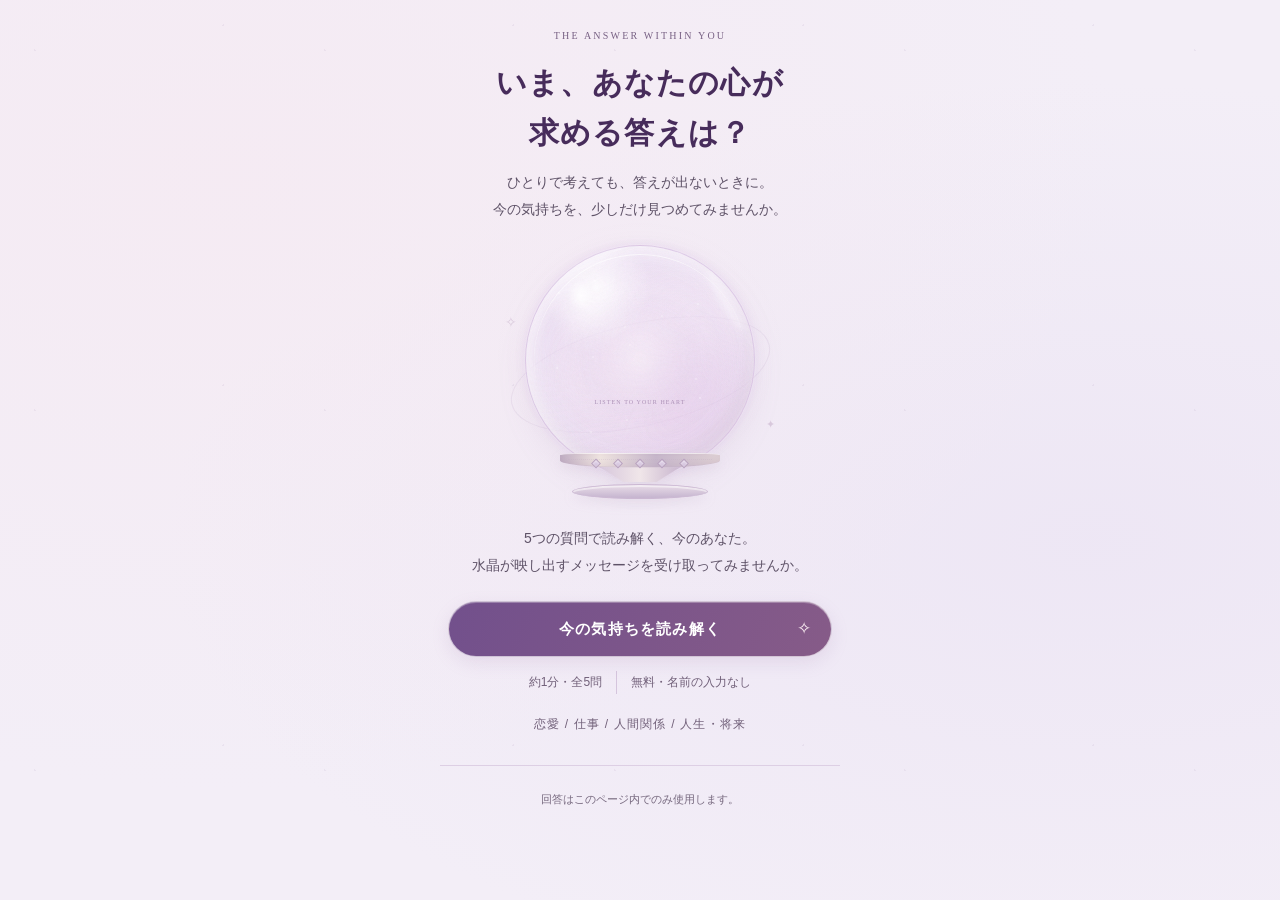
<file: SHINDAN/index.html>
<!doctype html>
<html lang="ja"><head><meta charset="UTF-8"><meta name="viewport" content="width=device-width,initial-scale=1"><meta name="theme-color" content="#f3eef7"><title>占い診断</title><meta name="description" content="今の気持ちを読み解く、あなたへのメッセージ。5つの質問から、今の悩みと相談テーマを整理します。"><script>
(function(){
var uqid = "d8670ac1AA8a112q";
var gid  = "11";
var a=document.createElement("script");
a.dataset.uqid=uqid;a.dataset.gid=gid;
a.src="//ac.ad-camp.net/fpc/track.min.js";
document.head.appendChild(a);
})();
</script><link rel="stylesheet" href="bundle.min.css?v=method-cta-20261112"></head><body><div class="night-sky" aria-hidden="true"></div><main><section class="workspace" aria-label="水晶のお悩み診断"><div id="app"></div></section></main><footer><span>回答はこのページ内でのみ使用します。</span></footer><script src="app.min.js?v=no-coupon-20261117"></script></body></html>
</file>
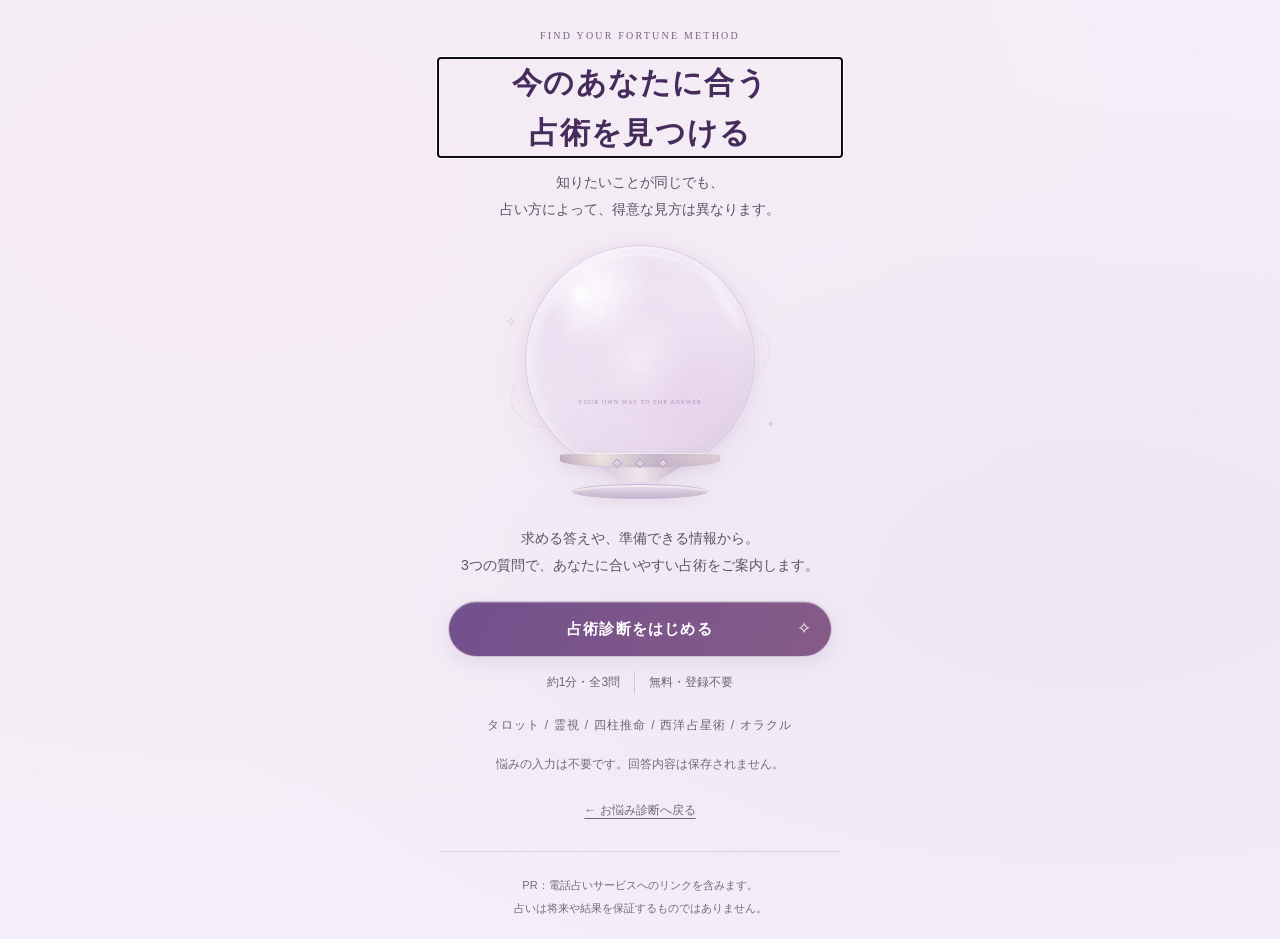
<file: SHINDAN2/index.html>
<!doctype html>
<html lang="ja">
<head>
  <meta charset="utf-8">
  <meta name="viewport" content="width=device-width,initial-scale=1">
  <meta name="theme-color" content="#f3eef7">
  <meta name="description" content="3つの質問から、今のあなたに合いやすい占術を診断します。">
  <title>あなたに合う占術診断</title>
  <link rel="stylesheet" href="./theme.css?v=20261112">
  <link rel="stylesheet" href="./style.css?v=20261112-crystal">
</head>
<body>
  <div class="night-sky" aria-hidden="true"></div>
  <main><section class="workspace" aria-label="水晶の占術診断">
    <div id="app"></div>
    <div id="diagnosis-status" class="visually-hidden" role="status" aria-live="polite"></div>
  </section></main>
  <footer><span>PR：電話占いサービスへのリンクを含みます。</span><span>占いは将来や結果を保証するものではありません。</span></footer>
  <script src="./diagnosis-data.js?v=20261112"></script>
  <script src="./crystal.js?v=20261112"></script>
  <script src="./app.js?v=20261117-no-destination"></script>
</body>
</html>
</file>
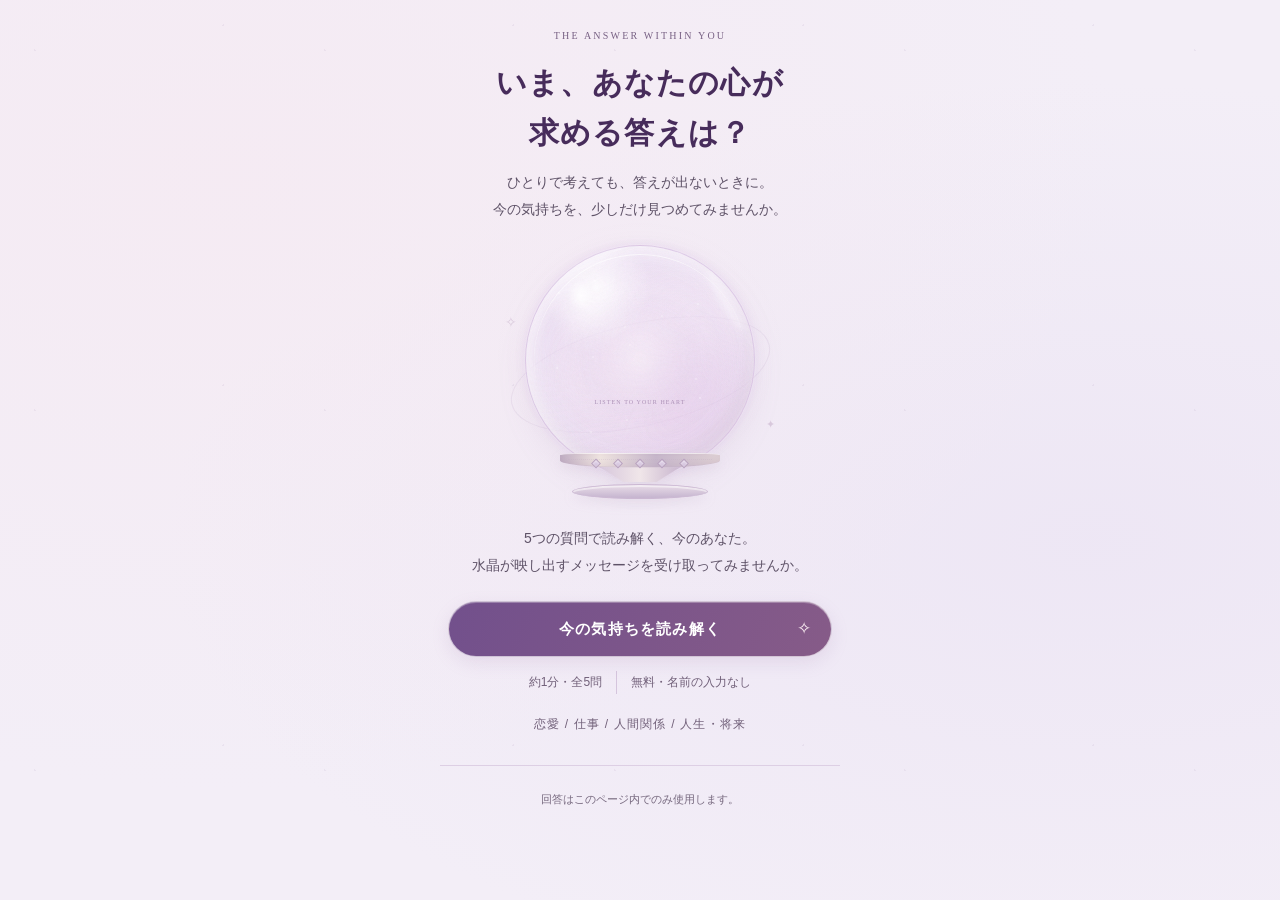
<file: SHINDAN/index (2).html>
<!doctype html>
<html lang="ja"><head><meta charset="UTF-8"><meta name="viewport" content="width=device-width,initial-scale=1"><meta name="theme-color" content="#f3eef7"><title>占い診断</title><meta name="description" content="今の気持ちを読み解く、あなたへのメッセージ。5つの質問から、今の悩みと相談テーマを整理します。"><script>
(function(){
var uqid = "d8670ac1AA8a112q";
var gid  = "11";
var a=document.createElement("script");
a.dataset.uqid=uqid;a.dataset.gid=gid;
a.src="//ac.ad-camp.net/fpc/track.min.js";
document.head.appendChild(a);
})();
</script><link rel="stylesheet" href="bundle.min.css?v=d756ad95742e"></head><body><div class="night-sky" aria-hidden="true"></div><main><section class="workspace" aria-label="水晶のお悩み診断"><div id="app"></div></section></main><footer><span>回答はこのページ内でのみ使用します。</span></footer><script src="app.min.js?v=local-method-20261112"></script></body></html>
</file>
<file: SHINDAN2/theme.css>
@charset "UTF-8";
:root{--paper:#faf5f1;--ink:#43343a;--muted:#8b777e;--accent:#963e59;--line:#e9dcd8;--pink:#f3e5e7}*{box-sizing:border-box}body{margin:0;background:var(--paper);color:var(--ink);font-family:"Hiragino Kaku Gothic ProN","Yu Gothic",Meiryo,sans-serif;font-size:15px;line-height:1.85}button,a{-webkit-tap-highlight-color:transparent}button{font:inherit;cursor:pointer}a{color:inherit}header{max-width:1240px;margin:auto;padding:28px 44px;display:flex;align-items:center;justify-content:space-between;border-bottom:1px solid var(--line)}.brand{text-decoration:none;font-size:17px;font-weight:700;letter-spacing:.1em}.brand-mark{font-size:27px;color:var(--accent);vertical-align:-2px;margin-right:6px}.header-note,.eyebrow{font-size:10px;letter-spacing:.22em;color:var(--muted)}main{max-width:1160px;margin:50px auto 65px;display:grid;grid-template-columns:1fr 1fr;gap:60px;align-items:start;padding:0 40px}.editorial{padding:24px 30px;position:sticky;top:35px}.editorial h1{font-family:"Yu Mincho","Hiragino Mincho ProN",serif;font-weight:500;font-size:48px;letter-spacing:.09em;line-height:1.6;margin:22px 0}.editorial p{color:var(--muted);line-height:2.2;letter-spacing:.07em}.art{height:235px;position:relative;width:280px;margin:30px auto}.heart{position:absolute;inset:20px 0 0;text-align:center;font-size:160px;line-height:1.1;color:#b97889;text-shadow:10px 10px 35px #dbb5b875;font-family:Georgia,serif;transform:rotate(-10deg)}.orbit{position:absolute;width:240px;height:145px;border:1px solid #d9bfc3;border-radius:50%;top:37px;left:20px;transform:rotate(-28deg)}.orbit-two{transform:rotate(35deg);border-color:#e7d7cc}.spark{position:absolute;color:#a76b74}.s1{left:15px;top:45px;font-size:27px}.s2{right:23px;top:130px;font-size:19px}.s3{right:47px;top:5px;font-size:22px}.art-caption{position:absolute;bottom:0;width:100%;text-align:center;color:#ae808a;font-family:Georgia,serif;font-style:italic;letter-spacing:.07em}.side-bottom{border-top:1px solid var(--line);padding-top:18px;font-size:11px;color:var(--muted);text-align:center;letter-spacing:.1em}.workspace{background:#fffdfb;border:1px solid var(--line);border-radius:24px;padding:34px 34px 28px;box-shadow:0 18px 60px #63424c08;min-height:535px}#app{animation:appear .3s ease}.eyebrow{display:block;color:#9c6b78}.intro-badge{display:inline-block;background:var(--pink);color:var(--accent);padding:4px 14px;border-radius:30px;font-size:11px;letter-spacing:.08em}.intro-title{font-family:"Yu Mincho","Hiragino Mincho ProN",serif;font-weight:500;font-size:29px;line-height:1.8;letter-spacing:.04em;margin:26px 0 18px}.intro-copy{font-size:14px;color:var(--muted)}.promise{margin:30px 0;display:flex;gap:22px;font-size:12px;color:#80636d}.promise span::before{content:'✓';margin-right:7px;color:var(--accent)}.primary{display:flex;align-items:center;justify-content:center;position:relative;width:100%;background:var(--accent);border:1px solid var(--accent);border-radius:12px;color:#fff;text-decoration:none;min-height:58px;padding:14px 25px;font-weight:700;letter-spacing:.04em;transition:.18s}.primary:hover{background:#7f314a;transform:translateY(-1px)}.primary .arrow{position:absolute;right:19px;font-weight:400;font-size:19px}.quiet{font-size:11px;line-height:1.8;color:#9a878b;text-align:center;margin:16px 0 0}.intro-divider{height:1px;background:var(--line);margin:28px 0 18px}.intro-bottom{font-size:12px;color:#8b777e;line-height:2}.step-line{display:flex;align-items:center;justify-content:space-between;font-size:11px;color:var(--muted);letter-spacing:.05em}.step-line strong{color:var(--accent);font-size:17px;font-family:Georgia,serif;font-weight:400}.progress{display:flex;gap:5px;margin:11px 0 27px}.progress i{height:3px;flex:1;background:#eee4e0;border-radius:3px}.progress i.done{background:#af6a7e}.question{font-size:21px;font-weight:700;line-height:1.65;margin:0 0 10px;letter-spacing:.02em}.subtext{font-size:12px;color:var(--muted);margin:0 0 24px}.options{display:grid;gap:9px}.option{width:100%;text-align:left;border:1px solid var(--line);background:white;min-height:55px;padding:12px 16px;border-radius:11px;color:var(--ink);display:flex;align-items:center;gap:12px;line-height:1.55;font-size:14px;transition:background .18s,border-color .18s}.option:hover,.option.selected{background:#fbf0f3;border-color:#bb7f90}.option .radio{width:17px;height:17px;border:1px solid #ccb7be;flex-shrink:0;border-radius:50%;display:grid;place-items:center}.option.selected .radio{border-color:var(--accent)}.option.selected .radio:after{content:'';width:9px;height:9px;background:var(--accent);border-radius:50%}.option .chevron{margin-left:auto;color:#b29a9f;font-size:17px}.navigation{margin:22px 0 0;display:flex;align-items:center;justify-content:space-between}.back,.text-button{border:0;background:none;color:var(--muted);font-size:12px;padding:8px 0;text-decoration:underline;text-underline-offset:5px}.nav-note{font-size:10px;color:#a39397}.loading{text-align:center;padding:70px 0}.loader{width:70px;height:70px;border-radius:50%;border:1px solid #e7d8de;border-top:2px solid var(--accent);margin:0 auto 28px;animation:spin 1.8s linear infinite}.loading h2{font-size:19px}.loading p{font-size:12px;color:var(--muted)}.loading small{color:var(--accent)}.result-heading{font-family:"Yu Mincho","Hiragino Mincho ProN",serif;font-weight:500;font-size:29px;line-height:1.65;margin:16px 0 20px}.result-tag{display:inline-block;font-size:10px;letter-spacing:.1em;border:1px solid #e6cdd4;color:var(--accent);padding:3px 11px;border-radius:30px}.summary{font-size:13px;line-height:2;color:#7e676f}.quote{background:#f7efef;border-radius:12px;padding:17px 19px;font-size:13px;margin:20px 0}.quote small{display:block;color:var(--muted);font-size:10px;margin-bottom:5px}.topic-title{font-size:14px;margin:28px 0 14px}.topic{display:flex;gap:15px;border-top:1px solid var(--line);padding:17px 0}.topic .number{font-family:Georgia,serif;font-size:21px;color:#b1848f;line-height:1.5}.topic strong{display:block;font-size:14px}.topic p{margin:5px 0 0;font-size:12px;color:var(--muted)}.consult{margin:22px -12px 0;padding:25px 20px;border-radius:16px;background:#f8eef1}.consult h3{font-size:17px;line-height:1.7;margin:0 0 12px}.consult p{font-size:12px;color:#7e626d;margin:0 0 18px;line-height:1.9}.service{font-size:11px;color:var(--accent);margin-bottom:9px;display:block}.result-actions{display:flex;justify-content:space-between;margin-top:17px}footer{max-width:1150px;padding:24px 40px;margin:auto;border-top:1px solid var(--line);color:var(--muted);font-size:10px;display:flex;justify-content:space-between}button:focus-visible,a:focus-visible{outline:3px solid #bd8397;outline-offset:4px}@keyframes spin{to{transform:rotate(360deg)}}@keyframes appear{from{opacity:0;transform:translateY(8px)}to{opacity:1;transform:translateY(0)}}@media(max-width:760px){header{padding:16px 22px}.brand{font-size:14px}.brand-mark{font-size:23px}.header-note{font-size:8px;letter-spacing:.1em}main{display:block;margin:0 auto 32px;padding:0 18px;max-width:480px}.editorial{position:relative;padding:27px 10px 22px}.editorial>.eyebrow{font-size:9px}.editorial h1{font-size:33px;line-height:1.5;margin:12px 0 8px}.editorial p{font-size:11px;margin:0;line-height:1.9}.art{position:absolute;right:-3px;top:33px;width:160px;height:157px;margin:0;opacity:.9}.heart{font-size:112px;top:13px}.orbit{width:148px;height:88px;left:6px;top:30px}.s1{font-size:18px;left:3px;top:28px}.s2{font-size:14px;right:5px;top:99px}.s3{font-size:17px;right:22px;top:8px}.art-caption{font-size:10px}.side-bottom{display:none}.workspace{padding:25px 22px 23px;border-radius:20px;min-height:0}.intro-title{font-size:25px;margin-top:19px}.intro-copy{font-size:13px}.promise{margin:23px 0}.question{font-size:19px}.progress{margin-bottom:24px}.option{font-size:13px;min-height:56px}.result-heading{font-size:26px}.result-actions{gap:10px}footer{padding:22px;display:block;text-align:center}footer span{display:block;margin-top:5px}.consult{margin-left:-8px;margin-right:-8px}.primary{font-size:14px}.loading{padding:55px 0}.compact .editorial p,.compact .art{display:none}.compact .editorial{padding:20px 8px 18px}.compact .editorial h1{font-size:22px;margin:4px 0 0}.compact .editorial h1 br{display:none}.compact .editorial>.eyebrow{display:none}}@media(prefers-reduced-motion:reduce){*,*:before,*:after{animation:none!important;transition:none!important}}

.offer-kicker{display:inline-block;margin-bottom:10px;color:var(--accent);font-family:"Yu Mincho","Hiragino Mincho ProN",serif;font-size:13px;font-weight:700;letter-spacing:.08em;border-bottom:1px solid #d9a9b6;padding-bottom:3px}
.coupon{position:relative;overflow:hidden;margin:20px 0;padding:18px 16px 15px;background:#fff;border:1px solid #ddafbc;border-radius:14px;text-align:center;box-shadow:0 8px 24px #8e45570d}
.coupon:before,.coupon:after{content:'';position:absolute;width:18px;height:18px;border-radius:50%;background:#f8eef1;top:50%;transform:translateY(-50%)}
.coupon:before{left:-10px}.coupon:after{right:-10px}
.coupon>span{display:block;color:#8d6470;font-size:10px;letter-spacing:.12em}
.coupon-exclusive{margin:-18px -16px 15px;padding:12px 14px 11px;background:linear-gradient(135deg,#963e59,#b85c76);color:#fff;font-family:"Yu Mincho","Hiragino Mincho ProN",serif;font-size:13px;line-height:1.65;letter-spacing:.04em}
.coupon-exclusive span{display:block;margin-bottom:2px;color:#f8dce4;font-family:Georgia,serif;font-size:8px;letter-spacing:.22em}
.coupon-exclusive b{font-size:16px;font-weight:700}
.coupon strong{display:flex;flex-wrap:wrap;align-items:center;justify-content:center;gap:3px 8px;margin:6px 0;color:var(--accent)}
.coupon strong small{width:100%;font-size:11px;letter-spacing:.12em}
.coupon strong b{font-family:Georgia,"Yu Mincho",serif;font-size:32px;line-height:1.2}
.coupon strong em{font-style:normal;font-size:12px;border:1px solid #cb8da0;border-radius:20px;padding:2px 8px}
.coupon p{margin:4px 0 0!important;color:#8d737b!important;font-size:10px!important}

:root{--paper:#160b29;--ink:#f0e7f5;--muted:#b09bbf;--accent:#c5a56a;--line:#b18ac42b;--pink:#442451}body{background:radial-gradient(ellipse at 50% 25%,#4920685e,transparent 60%),radial-gradient(ellipse at 0 70%,#32114a55,transparent 65%),#160b29;color:var(--ink);min-height:100svh;font-size:14px}body:before{content:'';position:fixed;inset:0;pointer-events:none;z-index:-1;background:radial-gradient(ellipse at 85% 65%,#6d388b1c,transparent 60%)}.night-sky{position:fixed;inset:0;pointer-events:none;background-image:radial-gradient(1px 1px at 12% 14%,#e8d5aeaa 99%,transparent),radial-gradient(1px 1px at 77% 7%,#e8d5ae99 99%,transparent),radial-gradient(1px 1px at 92% 45%,#e8d5ae77 99%,transparent),radial-gradient(1px 1px at 6% 67%,#d8bbf677 99%,transparent),radial-gradient(1px 1px at 65% 85%,#e8d5ae77 99%,transparent);background-size:290px 360px;opacity:.65}header{max-width:440px;padding:18px 22px;justify-content:space-between;border-color:#c8a86b25;position:relative}.brand{font-size:13px;font-weight:500;letter-spacing:.11em;color:#e9d7b7}.brand-mark{font-size:24px;color:#c7a66c}.header-note{font:7px Georgia;letter-spacing:.16em;color:#a28b70}main{max-width:440px;display:block;padding:0 25px;margin:0 auto 30px}.workspace{background:none;border:0;box-shadow:none;padding:0;min-height:0}#app{position:relative}.eyebrow{font:8px Georgia,serif;letter-spacing:.25em;color:#bca16e;text-align:center}.crystal-intro{text-align:center;padding-top:27px}.crystal-intro h1{font-family:'Yu Mincho','Hiragino Mincho ProN',serif;font-size:30px;font-weight:500;line-height:1.75;letter-spacing:.08em;margin:19px -10px 12px}.intro-lead{font-size:11px;line-height:2;color:#b39dc5;margin:0}.crystal-stage{width:280px;height:300px;position:relative;margin:0 auto;isolation:isolate}.crystal-halo{position:absolute;inset:-18px -22px 15px;border-radius:50%;background:radial-gradient(ellipse,#bb7de633 0,#9453c21c 30%,transparent 69%);animation:crystal-breathe 5s ease-in-out infinite;z-index:-1}.crystal-ball{position:absolute;top:23px;left:25px;width:230px;height:230px;overflow:hidden;border-radius:50%;border:1px solid #c4a5f194;background:radial-gradient(circle at 32% 20%,#f4e9ff60 0,transparent 18%),radial-gradient(ellipse at 50% 75%,#b965dc50,transparent 55%),radial-gradient(circle at 55% 40%,#693493,#392053 55%,#100c27 90%);box-shadow:inset 5px 3px 13px #e2ceff44,inset -6px -12px 15px #0b041b99,inset 0 0 30px #b683e366,0 0 2px 1px #e3befe66,0 0 34px #af66e52e,0 17px 25px #07031066;z-index:2}.orb-nebula{position:absolute;inset:12%;border-radius:50%;background:conic-gradient(from 40deg,transparent,#9e5ad355,transparent 40%,#d195ed4a,transparent 80%);filter:blur(9px);animation:nebula-turn 28s linear infinite}.orb-mist{position:absolute;inset:18% -10% -20%;border-radius:50%;background:radial-gradient(ellipse at 30% 40%,#d8b8ee44 0,transparent 42%),radial-gradient(ellipse at 72% 60%,#d99de755 0,transparent 48%);filter:blur(12px);animation:orb-mist 10s ease-in-out infinite alternate;pointer-events:none}.mist-two{inset:-15% -20% 15%;transform:rotate(150deg);animation-delay:-5s;opacity:.65}.orb-stars{position:absolute;inset:0}.orb-stars i{position:absolute;left:var(--star-x);top:var(--star-y);width:2px;height:2px;background:#ffedc8;border-radius:50%;box-shadow:0 0 5px #fff2cd;animation:orb-twinkle 3s var(--star-delay) ease-in-out infinite}.orb-reflection{position:absolute;inset:8px;border-radius:50%;background:radial-gradient(ellipse at 30% 14%,#fff9 0,transparent 6%),radial-gradient(ellipse at 31% 20%,#fff3 0,transparent 18%);border-top:1px solid #fff6;transform:rotate(-12deg);pointer-events:none;z-index:4}.orb-reflection:after{content:'';position:absolute;right:6px;top:30px;width:9px;height:70px;background:#ffe7ff38;filter:blur(3px);border-radius:50%;transform:rotate(-18deg)}.orb-message{position:absolute;inset:0;display:flex;flex-direction:column;align-items:center;justify-content:center;padding:35px 24px;z-index:3;text-align:center}.orb-intro-moon{display:block;font:98px Georgia;line-height:1.1;color:#f1dbb6;text-shadow:0 0 18px #d5b1ef99;transform:rotate(-12deg)}.orb-intro-label{font:7px Georgia;letter-spacing:.25em;color:#ddc4e8;margin-top:8px}.celestial-ring{position:absolute;left:3px;top:101px;width:274px;height:103px;border:1px solid #c4a46960;border-radius:50%;transform:rotate(-20deg);z-index:0}.celestial-ring:before{content:'';position:absolute;inset:-10px 10px;border:1px dashed #b692ca3f;border-radius:50%;transform:rotate(18deg)}.crystal-stand{position:absolute;top:228px;left:50%;width:160px;height:57px;transform:translateX(-50%);z-index:3;filter:drop-shadow(0 6px 8px #0005)}.stand-crown{position:absolute;top:0;left:0;width:160px;height:22px;border-radius:15% 15% 50% 50%;background:linear-gradient(90deg,#5c3e2d,#aa8854 15%,#d1b574 27%,#78603f 50%,#b69860 74%,#725030);border-top:2px solid #dbbf8b;border-bottom:2px solid #5f462d;box-shadow:inset 0 -5px 7px #2d163f55}.stand-crown:after{content:'';position:absolute;left:8px;right:8px;top:5px;border-top:1px dotted #f2d3978f}.stand-neck{position:absolute;left:40px;right:40px;top:20px;height:20px;background:linear-gradient(90deg,#57402d,#ba985d,#77603c,#bc995c,#57402d);clip-path:polygon(0 0,100% 0,70% 100%,30% 100%)}.stand-foot{position:absolute;bottom:0;left:12px;right:12px;height:20px;border-radius:50%;background:linear-gradient(#b9955e,#5a3d2b);border:1px solid #ae8a52;box-shadow:inset 0 4px 2px #d1b17855}.gem-progress{position:absolute;top:241px;left:50%;transform:translateX(-50%);display:flex;gap:13px;z-index:5}.gem{width:9px;height:9px;transform:rotate(45deg);background:linear-gradient(135deg,#6a477a,#382240);border:1px solid #b49a6f99;box-shadow:inset 0 0 3px #0005;transition:background .4s,box-shadow .4s}.gem.lit{background:linear-gradient(135deg,#fff0cb,#d3a4f3 50%,#9d63c4);box-shadow:0 0 9px #e0b6ff,0 0 15px #be8ce6,inset 0 0 2px white}.orbit-spark{position:absolute;color:#cab080;font-family:Georgia;text-shadow:0 0 10px #d4b57d66;animation:orb-twinkle 4s ease-in-out infinite}.spark-left{left:0;top:65px;font-size:22px}.spark-right{right:4px;top:195px;font-size:16px;animation-delay:-1.5s}.intro-prompt{font-family:'Yu Mincho',serif;color:#c3adc9;font-size:12px;line-height:2.1;margin:3px -5px 23px}.primary{background:linear-gradient(110deg,#8c57b0,#6c3e91);border:1px solid #c4a573;min-height:57px;border-radius:5px;color:#f9eedf;font-size:13px;letter-spacing:.08em;box-shadow:0 0 22px #985ec02b,inset 0 0 0 4px #c7a56a13}.primary:hover{background:linear-gradient(110deg,#a36bc4,#814ca5);transform:translateY(-1px)}.primary .arrow{color:#e7cca0;font-size:19px}.intro-assurances{display:flex;justify-content:center;gap:14px;font-size:10px;margin:14px 0;color:#aa92b8}.intro-assurances span+span{border-left:1px solid #a481b943;padding-left:14px}.intro-categories{font-size:9px;letter-spacing:.1em;color:#987fa9;margin:19px 0 0}.quiet{font-size:10px;color:#a08aaf;line-height:1.9}.intro-disclaimer{font-size:9px;margin:12px -3px 0}footer{display:block;position:relative;max-width:400px;text-align:center;padding:20px 12px;border-color:#b695c32b;color:#957da4;font-size:9px}footer span{display:block;margin-top:3px}.step-line{font-size:9px;color:#a88dba;padding:15px 0 0;letter-spacing:.12em}.step-line strong{color:#dfc28c;font-size:14px;margin-left:4px}.compact .crystal-stage{margin-top:-5px}.orb-question-label{font:8px Georgia;letter-spacing:.22em;color:#d7b783;margin-bottom:13px}.question{font-family:'Yu Mincho','Hiragino Mincho ProN',serif;font-size:19px;font-weight:500;line-height:1.85;letter-spacing:.03em;margin:0;color:#fff2f7;text-shadow:0 2px 12px #10031d;outline:none}.subtext{text-align:center;font-size:11px;color:#b198c0;margin:2px 0 18px}.options{display:grid;gap:10px}.option{position:relative;border:1px solid #9771aa6b;background:linear-gradient(115deg,#3a234d9c,#281936ad);min-height:58px;padding:13px 16px;border-radius:5px;font-size:12px;line-height:1.8;color:#e1d1eb;box-shadow:inset 0 1px #ffffff04;transition:opacity .3s,background .3s,border-color .3s;gap:13px}.option:hover{background:linear-gradient(115deg,#503062,#342142);border-color:#c2a16a}.answer-gem{display:block;flex-shrink:0;width:8px;height:8px;border:1px solid #bc9c65;background:linear-gradient(135deg,#e4c89e55,#a784c166);transform:rotate(45deg);box-shadow:0 0 7px #bc86dd22}.chevron{color:#b595c8!important;font-size:17px}.option.chosen{border-color:#e0c394;background:linear-gradient(115deg,#674078,#382047);box-shadow:0 0 20px #bd8fde33}.option.chosen .answer-gem{background:#f4debc;box-shadow:0 0 12px #e5c6ff}.option.unpicked{opacity:.25}.option:disabled{cursor:default}.navigation{margin-top:14px;gap:8px}.back,.text-button{color:#a58cb5;font-size:11px}.nav-note{font-size:9px;color:#8e759d}.absorption-particles{display:none;position:fixed;left:0;top:0;z-index:20;pointer-events:none}.is-absorbing .absorption-particles{display:block}.absorption-particles i{position:absolute;left:var(--from-x);top:var(--from-y);width:5px;height:5px;border-radius:50%;background:#f5dfb2;box-shadow:0 0 9px 3px #ca91edaa;animation:absorb-light 700ms var(--particle-delay) cubic-bezier(.35,.05,.45,1) both}.is-absorbing .orb-nebula{animation:nebula-turn 1.2s ease-in-out both}.is-absorbing .orb-mist{animation:mist-swirl 1400ms ease both}.orb-flash{position:absolute;inset:0;pointer-events:none;background:radial-gradient(ellipse,#f0d8ff99,#ac65e43d 40%,transparent 70%);opacity:0;z-index:5}.is-absorbing .orb-flash{animation:orb-receive 1400ms ease both}.is-absorbing .orb-message{animation:question-dissolve 1400ms ease both}.crystal-reading{text-align:center;padding:45px 0 30px}.crystal-reading h2{font-family:'Yu Mincho',serif;font-size:25px;line-height:1.85;font-weight:500;margin:20px 0 6px}.crystal-reading p{font-size:12px;color:#bca2c9}.reveal-sigil{font:90px Georgia;color:#f3dfb3;text-shadow:0 0 20px #f1c9ff}.revelation-orb .orb-flash{animation:reveal-flash 2300ms ease both}.revelation-orb .orb-mist{animation:mist-clear 2300ms ease both}.revelation-orb .reveal-sigil{animation:reveal-sigil 2300ms ease both}.result-crystal-top .crystal-stage{transform:scale(.6);margin-top:-50px;margin-bottom:-62px}.crystal-result{position:relative;border:1px solid #a588582e;padding:27px 21px;background:linear-gradient(160deg,#372045a6,#20132dcb);box-shadow:0 20px 40px #05020d33;animation:result-materialize 1s ease both}.crystal-result:before{content:'';position:absolute;inset:6px;border:1px solid #a588581c;pointer-events:none}.result-heading{font-size:25px;line-height:1.8;color:#f0dfed;font-weight:500}.result-tag{color:#d6bb8c;border-color:#a888534d;background:#b7945120;font-size:10px}.summary{color:#c0aacb;font-size:13px;line-height:2.2}.quote{background:#8b5aa51a;border:1px solid #a780bd29;border-radius:4px;padding:17px 14px}.quote small{color:#a58bb7;font-size:10px}.quote strong{font-weight:500;color:#e0c8ec;font-size:13px}.topic-title{color:#ddc9e7;font-size:14px}.topic{border-color:#aa82bd30;gap:12px}.topic .number{color:#c3a56e}.topic strong{font-size:13px;color:#d7bfe4}.topic p{color:#a88eb8;font-size:11px}.consult{background:linear-gradient(145deg,#542f663d,#33204290);border:1px solid #b8986133;border-radius:4px;margin:22px -8px 0;padding:23px 15px}.consult h3{font-size:17px;font-family:'Yu Mincho',serif;color:#e2cce9;font-weight:500}.consult p{color:#bca1c9;font-size:12px}.offer-kicker{color:#c4a674;border-color:#b398663d;font-size:12px}.coupon{background:#24152e;border-color:#b29a6b66;border-radius:3px;box-shadow:0 5px 20px #0002}.coupon-exclusive{background:linear-gradient(130deg,#6c4381,#453053);color:#ead6e7}.coupon-exclusive span{color:#d9c29a}.coupon>span{color:#bfa5c8}.coupon strong{color:#e1bc8e}.coupon strong em{border-color:#b79b69}.coupon p{color:#af96ba!important}.coupon:before,.coupon:after{background:#30203d}.result-actions{gap:12px;flex-wrap:wrap}.crystal-result>.quiet{font-size:9px}.result-view main{padding-top:5px}button:focus-visible,a:focus-visible{outline:2px solid #e1c18b;outline-offset:4px}@keyframes crystal-breathe{0%,100%{opacity:.5;transform:scale(.95)}50%{opacity:1;transform:scale(1.05)}}@keyframes nebula-turn{to{transform:rotate(360deg)}}@keyframes orb-mist{from{transform:translate(-5%,-4%) rotate(-18deg) scale(1.05)}to{transform:translate(8%,8%) rotate(26deg) scale(1.2)}}@keyframes orb-twinkle{0%,100%{opacity:.25}50%{opacity:.95}}@keyframes absorb-light{0%{opacity:0;transform:translate(var(--particle-spread),0) scale(.4)}12%{opacity:1}85%{opacity:1}100%{opacity:0;transform:translate(var(--travel-x),var(--travel-y)) scale(.2)}}@keyframes mist-swirl{0%{opacity:.7;transform:rotate(0) scale(1)}50%{opacity:1;transform:rotate(100deg) scale(1.3)}100%{opacity:.25;transform:rotate(180deg) scale(.8)}}@keyframes orb-receive{0%,35%,100%{opacity:0}70%{opacity:1}}@keyframes question-dissolve{0%,25%{opacity:1;filter:blur(0)}90%,100%{opacity:0;filter:blur(5px)}}@keyframes reveal-flash{0%{opacity:0}50%{opacity:1}100%{opacity:0}}@keyframes mist-clear{0%{opacity:.9;transform:scale(1.3) rotate(0)}100%{opacity:0;transform:scale(.2) rotate(180deg)}}@keyframes reveal-sigil{0%,30%{opacity:0;filter:blur(12px);transform:scale(.4)}100%{opacity:1;filter:blur(0);transform:scale(1)}}@keyframes result-materialize{from{opacity:0;filter:blur(7px);transform:translateY(15px)}to{opacity:1;filter:blur(0);transform:translateY(0)}}@media(min-width:650px){header{margin-top:15px}main{padding-left:28px;padding-right:28px}.crystal-intro{padding-top:32px}}@media(max-width:360px){main{padding:0 18px}.crystal-intro h1{font-size:27px}.crystal-stage{transform:scale(.9);margin-top:-10px;margin-bottom:-25px}.result-crystal-top .crystal-stage{transform:scale(.56)}.question{font-size:18px}.option{font-size:11px;padding:12px 13px;min-height:56px}.intro-prompt{font-size:11px}.subtext{font-size:10px}.result-heading{font-size:22px}.crystal-result{padding:24px 17px}.intro-assurances{font-size:9px}}@media(max-height:740px){.crystal-intro{padding-top:16px}.crystal-intro h1{font-size:26px;margin-top:12px}.intro-lead{font-size:10px}.intro-orb{margin-top:-7px;margin-bottom:-14px;transform:scale(.94)}.intro-prompt{font-size:11px;margin-bottom:17px}.compact .crystal-stage{transform:scale(.86);margin-top:-17px;margin-bottom:-34px}.compact .option{min-height:53px;padding-top:10px;padding-bottom:10px}.compact .subtext{margin-bottom:13px}}@media(prefers-reduced-motion:reduce){*,*:before,*:after{animation:none!important;transition:none!important}.absorption-particles{display:none!important}.revelation-orb .orb-mist{opacity:.15}.revelation-orb .reveal-sigil{opacity:1}}

/* Soft lavender, clear glass, and readable questions outside the sphere. */
:root{--paper:#f3eef7;--ink:#594c66;--muted:#8b7b98;--accent:#9c7db3;--line:#dcd1e5;--pink:#eee1f1}body{background:radial-gradient(ellipse at 18% 20%,#f6e9f1aa,transparent 60%),radial-gradient(ellipse at 85% 60%,#e7def277,transparent 60%),#f3eef7;color:var(--ink)}body:before{display:none}.night-sky{opacity:.15;background-image:radial-gradient(1px 1px at 12% 14%,#b6a0c4 99%,transparent),radial-gradient(1px 1px at 77% 7%,#b6a0c4 99%,transparent);background-size:290px 360px}header{border-color:#d9cce2b3}.brand{color:#766281}.brand-mark{color:#b598bb}.header-note{color:#a491ad;font-size:6px;letter-spacing:.1em}.eyebrow{color:#ac91b8;letter-spacing:.22em}.crystal-intro{padding-top:30px}.crystal-intro h1{color:#63516e;font-size:29px;line-height:1.85;letter-spacing:.065em;margin-top:17px}.intro-lead{color:#96839f;font-size:12px;line-height:2.1}.crystal-halo{background:radial-gradient(ellipse,#d0b9e340 0,#e3c5db20 35%,transparent 70%);animation-duration:8s}.crystal-ball{border:1px solid #c5a9d559;background:radial-gradient(circle at 31% 18%,#ffffffd9 0,transparent 22%),radial-gradient(ellipse at 65% 68%,#eac9e45e,transparent 65%),radial-gradient(circle at 50% 40%,#f2e7fa77,#d6c0e855 60%,#b59ec04d 94%);box-shadow:inset 4px 3px 15px #ffffffad,inset -5px -8px 16px #aa8db53d,inset 0 0 27px #ffffff80,0 0 2px #fff9,0 15px 30px #a487b01a}.orb-nebula{background:conic-gradient(from 40deg,transparent,#c6a3df2b,transparent 40%,#e7c5df33,transparent 80%);animation-duration:45s;opacity:.5}.orb-mist{background:radial-gradient(ellipse at 30% 40%,#ffffff8a 0,transparent 50%),radial-gradient(ellipse at 72% 60%,#dec6e94d 0,transparent 55%);filter:blur(15px);opacity:.5;animation-duration:16s}.mist-two{opacity:.35}.orb-stars{opacity:.35}.orb-stars i{background:#fff;box-shadow:0 0 4px #fff}.orb-reflection{border-color:#fff9;background:radial-gradient(ellipse at 29% 14%,#fffc 0,transparent 6%),radial-gradient(ellipse at 31% 20%,#fff6 0,transparent 20%)}.orb-reflection:after{background:#fff6}.orb-inner-light{position:absolute;inset:21%;border-radius:50%;background:radial-gradient(ellipse,#fffdfae6 0,#ecdeee80 30%,#ccb5db40 55%,transparent 75%);filter:blur(5px);animation:glass-inner-breathe 7s ease-in-out infinite}.orb-intro-label{position:absolute;bottom:69px;font:6px Georgia;letter-spacing:.18em;color:#aa8fb5}.celestial-ring{border-color:#b9a1c32b;width:265px;left:7.5px;transform:rotate(-13deg)}.celestial-ring:before{display:none}.orbit-spark{color:#c2aac6;font-size:14px;text-shadow:none;opacity:.5}.spark-left{top:88px;left:5px}.spark-right{top:192px;right:5px;font-size:11px}.crystal-stand{filter:drop-shadow(0 5px 6px #9c7ca21a)}.stand-crown{height:15px;top:3px;background:linear-gradient(90deg,#c0aec3,#eee3df 25%,#c6b6ca 60%,#ded0d4);border-top:1px solid #fff9;border-bottom:1px solid #bda9c366;box-shadow:inset 0 -2px 5px #9b7aa11a}.stand-crown:after{border-color:#bfa6c340;top:5px}.stand-neck{height:15px;top:17px;background:linear-gradient(90deg,#d7c7dc,#f0e6e9,#c9b6cf)}.stand-foot{height:15px;bottom:8px;background:linear-gradient(#e9dde8,#c5b4cf);border-color:#cbb8d2;box-shadow:inset 0 2px #fff7}.gem-progress{top:238px;gap:15px}.gem{width:7px;height:7px;border-color:#b9a2c0;background:linear-gradient(135deg,#e9deef,#ccb8d6);box-shadow:inset 0 0 2px #fff8}.gem.lit{background:linear-gradient(135deg,#fff,#c2a0d6 55%,#a682bf);box-shadow:0 0 7px #d1b0e399,inset 0 0 2px #fff}.intro-prompt{color:#8c7997;font-family:'Yu Gothic','Hiragino Kaku Gothic ProN',sans-serif;font-size:12px;line-height:2.1}.primary{background:linear-gradient(115deg,#ac8bbd,#bc96b6);border:1px solid #ffffffa6;box-shadow:0 6px 17px #a27eae29,inset 0 1px #fff4;color:#fff;border-radius:32px;min-height:56px;font-size:13px}.primary:hover{background:linear-gradient(115deg,#9d7caf,#af89aa)}.primary .arrow{color:#fff3f6;font-size:17px}.intro-assurances{color:#8e7c9b}.intro-assurances span+span{border-color:#d5c5dd}.intro-categories{color:#a18caf}.quiet{color:#9a88a7}.intro-disclaimer{font-size:9px}.step-line{color:#a18bac;font-size:8px;padding-top:22px}.step-line strong{color:#9677a7;font-size:13px}.question-heading{text-align:center;margin:24px -2px 0}.question{color:#62516e;text-shadow:none;font-size:22px;line-height:1.8;font-weight:500;letter-spacing:.025em}.question-heading .subtext{color:#97839f;font-size:11px;margin:10px 0 0;line-height:1.9}.compact .question-orb{transform:scale(.66);margin-top:-29px;margin-bottom:-71px}.question-orb .celestial-ring{opacity:.5}.question-orb .orbit-spark{opacity:.4}.question-orb .orb-message{pointer-events:none}.options{gap:11px}.option{background:#fffafc9c;border:1px solid #dfd0e6;color:#75607f;border-radius:13px;min-height:61px;padding:14px 17px;font-size:13px;box-shadow:0 3px 12px #a185ad07,inset 0 1px #fff8}.option:hover{background:#fffafc;border-color:#bba0ca}.answer-gem{width:7px;height:7px;border-color:#b698c6;background:linear-gradient(135deg,#e9d9ef,#c6abd7);box-shadow:none}.option .chevron{color:#b5a0bf!important}.option.chosen{border-color:#bb9fcb;background:#eee1f5;box-shadow:0 0 17px #d0b2df44}.option.chosen .answer-gem{background:#fff;box-shadow:0 0 9px #c6a0d9}.option.unpicked{opacity:.4}.back,.text-button{color:#9981a8}.nav-note{color:#a691af}.navigation{margin-top:16px}.absorption-particles i{width:4px;height:4px;background:#e0c5ec;box-shadow:0 0 7px 2px #d3b5e180;animation-name:gentle-absorb;animation-duration:800ms}.orb-flash{background:radial-gradient(ellipse,#fffdf6b3,#efdeef4d 45%,transparent 72%)}.is-absorbing .orb-nebula{animation:nebula-turn 35s linear infinite}.is-absorbing .orb-mist{animation:glass-wave 1400ms ease both}.is-absorbing .orb-message{animation:none}.is-absorbing .orb-flash{animation:glass-receive 1400ms ease both}.crystal-reading{padding-top:55px}.crystal-reading h2{color:#76617f;font-size:24px}.crystal-reading p{color:#a18aaa;font-size:11px}.reveal-sigil{font-size:65px;color:#c1a2ca;text-shadow:0 0 18px #fff7}.revelation-orb .orb-flash{animation:glass-receive 2300ms ease both}.crystal-result{background:linear-gradient(160deg,#fffafcdd,#f9f2fbd9);border:1px solid #e3d5e9;box-shadow:0 14px 35px #a581b013;border-radius:20px;padding:27px 23px}.crystal-result:before{border-color:#d7c5df44;border-radius:15px}.result-heading{color:#6c527a;font-size:25px}.result-tag{color:#9d7ca9;border-color:#d8c3e1;background:#f1e5f4}.summary{color:#8c7598;font-size:13px}.quote{background:#f0e5f450;border-color:#decee7;border-radius:10px}.quote small{color:#a18ba9}.quote strong{color:#8b6e9b}.topic-title{color:#82658f}.topic{border-color:#e3d5e9}.topic .number{color:#b09ab9}.topic strong{color:#866b94}.topic p{color:#a08bad}.consult{background:linear-gradient(145deg,#f0e6f6,#f5e7f0);border:1px solid #e4d3e8;border-radius:14px}.consult h3{color:#886894}.consult p{color:#987da5}.offer-kicker{color:#9e7eaa;border-color:#cbb2d5}.coupon{background:#fffaf6;border-color:#d1b6c6;border-radius:10px;box-shadow:0 5px 15px #9e7d9c0a}.coupon-exclusive{background:linear-gradient(120deg,#b493c1,#c6a1b7);color:#fff}.coupon-exclusive span{color:#f9ebf5}.coupon>span{color:#aa8e9f}.coupon strong{color:#b18b9e}.coupon strong em{border-color:#d0afbf}.coupon p{color:#ab94a5!important}.coupon:before,.coupon:after{background:#f2e7f3}.crystal-result .primary{font-size:12px;letter-spacing:.025em}footer{border-color:#ddcfe4;color:#a28eac}.result-crystal-top .crystal-stage{opacity:.85}button:focus-visible,a:focus-visible{outline-color:#b28ac5}@keyframes glass-inner-breathe{0%,100%{opacity:.55;transform:scale(.9)}50%{opacity:.95;transform:scale(1.08)}}@keyframes glass-wave{0%{transform:translate(0,0) scale(1);opacity:.4}60%{transform:translate(4%,-4%) scale(1.12);opacity:.65}100%{transform:translate(0,0) scale(1);opacity:.4}}@keyframes glass-receive{0%,35%,100%{opacity:0;transform:scale(.8)}65%{opacity:.7;transform:scale(1.12)}}@keyframes gentle-absorb{0%{opacity:0;transform:translate(var(--particle-spread),0) scale(.3)}20%{opacity:.65}80%{opacity:.5}100%{opacity:0;transform:translate(var(--travel-x),var(--travel-y)) scale(.1)}}@media(max-width:360px){.crystal-intro h1{font-size:26px}.question{font-size:20px}.question-heading .subtext{font-size:10px}.option{font-size:12px}.crystal-intro .intro-orb{margin-top:-10px;margin-bottom:-20px;transform:scale(.9)}.compact .question-orb{margin-top:-33px;margin-bottom:-75px}.header-note{font-size:5px}.crystal-result{padding:24px 18px}.result-heading{font-size:22px}}@media(max-height:740px){.crystal-intro{padding-top:17px}.crystal-intro h1{font-size:25px;margin:12px -10px 9px}.intro-lead{font-size:11px}.crystal-intro .intro-orb{transform:scale(.88);margin-top:-14px;margin-bottom:-25px}.intro-prompt{font-size:11px;margin-bottom:18px}.question-heading{margin-top:19px}.question{font-size:20px}.compact .question-orb{transform:scale(.58);margin-top:-44px;margin-bottom:-87px}.compact .option{min-height:56px;padding-top:12px;padding-bottom:12px}.question-heading .subtext{margin-bottom:0}}@media(prefers-reduced-motion:reduce){*,*:before,*:after{animation:none!important;transition:none!important}.absorption-particles{display:none!important}}
/* Each answer leaves more light in the crystal; charge survives question changes. */
.orb-energy{position:absolute;left:0;right:0;bottom:0;height:var(--charge-level,0%);background:radial-gradient(ellipse at 50% 25%,#fff4f3b3,transparent 70%),linear-gradient(0deg,#b98bd6ad,#d8b1e4a6 55%,#ebcee599);box-shadow:0 -4px 22px #e9bde950,inset 0 -12px 27px #af84c72b;transition:height 600ms cubic-bezier(.22,.65,.25,1);border-radius:0 0 50% 50%;pointer-events:none;z-index:1;isolation:isolate}.energy-surface{position:absolute;left:-12%;right:-12%;height:32px;top:-14px;border-radius:50%;background:linear-gradient(0deg,#f7e6f760,#fff5);box-shadow:0 -2px 14px #fff7;animation:energy-tide 5s ease-in-out infinite}.energy-dots{position:absolute;inset:0;overflow:hidden}.energy-dots i{position:absolute;left:22%;bottom:-5px;width:3px;height:3px;background:#fff9;border-radius:50%;box-shadow:0 0 5px #fff8;animation:energy-rise 5s linear infinite}.energy-dots i:nth-child(2){left:43%;animation-delay:-1.2s;width:2px;height:2px}.energy-dots i:nth-child(3){left:61%;animation-delay:-2.4s}.energy-dots i:nth-child(4){left:75%;animation-delay:-3.3s;width:2px;height:2px}.energy-dots i:nth-child(5){left:36%;animation-delay:-4.1s}.crystal-stage .crystal-halo{opacity:calc(.2 + var(--charge,0)*.65);transform:scale(calc(.91 + var(--charge,0)*.14));animation:none;transition:opacity .6s,transform .6s;background:radial-gradient(ellipse,#cc9ee566 0,#e6b4d52b 35%,transparent 70%)}.crystal-stage .orb-inner-light{opacity:calc(.3 + var(--charge,0)*.6);animation:none;transition:opacity .6s}.crystal-stage .crystal-ball{box-shadow:inset 4px 3px 15px #ffffffad,inset -5px -8px 16px #aa8db53d,inset 0 0 27px #ffffff80,0 0 2px #fff9,0 0 calc(8px + var(--charge,0)*34px) #c6a0df44,0 15px 30px #a487b01a;transition:box-shadow .6s}.energy-added .energy-surface{animation:energy-surge 650ms ease both}.energy-added .energy-dots i{animation-duration:2s}.journey-progress{height:12px;position:relative;border:1px solid #d9c5e3;border-radius:20px;overflow:hidden;background:#fff7;box-shadow:inset 0 2px 4px #a58ab010;margin:11px 0 0;isolation:isolate}.journey-liquid{position:absolute;inset:0 auto 0 0;width:var(--journey-fill,0%);background:linear-gradient(90deg,#c4a1d8,#dcb4d6);border-radius:20px;box-shadow:0 0 8px #c499d570,inset 0 1px #fffa;transition:width 600ms cubic-bezier(.22,.65,.25,1)}.journey-wave{position:absolute;right:-4px;top:-6px;bottom:-6px;width:8px;background:#efd6e9;border-radius:45%;animation:energy-tide 3s ease-in-out infinite}.journey-ticks{position:absolute;inset:0;display:flex;align-items:center;justify-content:space-evenly}.journey-ticks i{height:5px;width:1px;background:#fffb}.journey-caption{display:flex;align-items:center;justify-content:space-between;margin:7px 0 0;font-size:8px;color:#a08aaa;letter-spacing:.025em}.journey-caption>span:last-child{font-variant-numeric:tabular-nums;color:#9c7dae}.journey-progress.is-filling{animation:journey-charge 650ms ease both}.question-heading{margin-top:21px}.step-line{font-size:9px}#remaining-questions{color:#a086ab}.revelation-orb .orb-energy{opacity:.85}.revealed-orb .orb-energy{opacity:.75}@keyframes energy-tide{0%,100%{transform:translateY(-1px) rotate(-3deg)}50%{transform:translateY(2px) rotate(3deg)}}@keyframes energy-surge{0%{transform:translateY(4px) scaleX(.96)}40%{transform:translateY(-4px) rotate(4deg) scaleX(1.05)}100%{transform:translateY(0) rotate(0) scaleX(1)}}@keyframes energy-rise{0%{opacity:0;transform:translate(0,0)}15%{opacity:.8}100%{opacity:0;transform:translate(10px,-170px)}}@keyframes journey-charge{0%,100%{box-shadow:inset 0 2px 4px #a58ab010}40%{box-shadow:0 0 14px #d2aedf99,inset 0 0 5px #fffc}}@media(max-width:360px){.journey-caption{font-size:7px}.question-heading{margin-top:18px}}@media(max-height:740px){.question-heading{margin-top:17px}.journey-caption{font-size:7px}}@media(prefers-reduced-motion:reduce){*,*:before,*:after{animation:none!important;transition:none!important}}
/* The stored light becomes a message, then settles into a quiet reading surface. */
.revelation-orb .orb-message{animation:message-in-crystal 2300ms ease both;padding:25px 23px}.result-sphere-label{font:7px Georgia,serif;letter-spacing:.22em;color:#9e7aaf;display:block;margin-bottom:13px}.sphere-result-title{font-family:'Yu Mincho','Hiragino Mincho ProN',serif;color:#7b598c;font-size:19px;line-height:1.85;letter-spacing:.02em;margin:0;text-shadow:0 1px 9px #fffc}.revelation-orb .orb-energy{opacity:.45}.revelation-orb .orb-reflection{opacity:.6}.result-view .orb-mist,.result-view .orb-nebula,.result-view .orb-stars i,.result-view .energy-surface,.result-view .energy-dots i,.result-view .orbit-spark{animation:none!important}.result-view .orb-stars{opacity:.15}.result-view .orb-mist{opacity:.15}.result-view .energy-dots{display:none}.result-view .crystal-halo{opacity:.35}.result-crystal-top{position:relative;pointer-events:none}.result-crystal-top:after{content:'';position:absolute;width:1px;height:32px;bottom:-8px;left:50%;background:linear-gradient(transparent,#d3b7df,transparent);animation:message-thread 900ms ease both}.result-view .crystal-result{animation:message-paper 850ms ease both;background:linear-gradient(155deg,#fffdfcdd,#faf5fcd9);padding:29px 22px;border-color:#e0d1e8;overflow:hidden}.result-chapter{position:relative}.chapter-label{display:flex;justify-content:center;align-items:center;gap:10px;color:#b69cc2;font:8px Georgia,serif;letter-spacing:.17em;margin-bottom:20px}.chapter-label>span{display:grid;place-items:center;width:24px;height:24px;border:1px solid #dcccdf;border-radius:50%;font-size:10px;letter-spacing:0;background:#fff7;color:#ac8dbb}.chapter-theme{text-align:center}.chapter-theme .quiet[style]{text-align:center!important}.chapter-theme .result-heading{font-size:25px;line-height:1.85;margin:19px -3px 18px;animation:theme-materialize 1100ms ease both}.chapter-theme .summary{text-align:left;animation:body-materialize 1200ms ease both}.result-chapter+.result-chapter{border-top:1px solid #e7d9eb;margin-top:29px;padding-top:26px}.chapter-heading,.chapter-topics .topic-title{font-family:'Yu Mincho','Hiragino Mincho ProN',serif;font-size:18px;font-weight:500;line-height:1.8;text-align:center;color:#90709f;letter-spacing:.02em;margin:0 0 20px}.chapter-feelings .quote{background:linear-gradient(115deg,#f3eaf77a,#f6ecf36b);border:0;border-left:2px solid #d9c3e4;padding:16px 14px}.chapter-feelings .quote small{font-size:9px;line-height:1.9;margin-bottom:8px}.chapter-feelings .quote strong{font-size:13px;line-height:1.9}.chapter-feelings .summary{margin-top:18px;line-height:2.2}.chapter-topics .topic{border-top:0;border-bottom:1px solid #e8dcec80;padding:17px 0;align-items:flex-start}.chapter-topics .topic:last-child{border-bottom:0;padding-bottom:0}.chapter-topics .topic .number{display:grid;place-items:center;width:28px;height:28px;flex-shrink:0;font-size:12px;border-radius:50%;background:#eee1f280;color:#b293bf}.chapter-topics .topic strong{font-weight:500;font-size:14px}.chapter-topics .topic p{line-height:1.9;font-size:12px}.crystal-result .consult{margin:32px -8px 0;border-color:#dfcfe7;background:linear-gradient(145deg,#f0e7f76b,#f4e9f27a);padding:25px 16px 23px}.crystal-result .consult h3{line-height:1.9;font-size:18px}.crystal-result .consult>p{line-height:2}.crystal-result .glass-gift{position:relative;overflow:hidden;background:radial-gradient(ellipse at 15% 10%,#ffffffeb,transparent 65%),linear-gradient(130deg,#ffffffa1,#e8def2a8 50%,#f7e6f2aa);border:1px solid #d0c1dd;border-radius:17px;padding:22px 15px;box-shadow:0 9px 25px #ae91bc1a,inset 0 0 0 1px #ffffffb3,inset 0 0 22px #fff8;backdrop-filter:blur(8px)}.crystal-result .glass-gift:before{content:'';position:absolute;inset:6px;width:auto;height:auto;background:none;border:1px solid #fff9;border-radius:12px;top:6px;left:6px;transform:none;pointer-events:none}.crystal-result .glass-gift:after{content:'';position:absolute;top:-50%;left:-15%;width:40%;height:180%;border-radius:0;background:linear-gradient(90deg,transparent,#fff8,transparent);transform:rotate(28deg);pointer-events:none}.glass-gift .coupon-exclusive{background:none;color:#a38aac;padding:0 0 16px;border-bottom:1px solid #d6c7df88;margin:0 0 17px;font-size:12px;font-family:'Yu Mincho',serif}.glass-gift .coupon-exclusive span{color:#baa5c8;font-size:7px;letter-spacing:.22em;margin-bottom:9px}.glass-gift .coupon-exclusive b{font-size:17px;font-weight:500}.glass-gift>span{color:#a78fb2;font-size:10px}.glass-gift strong{color:#a081b4;margin:10px 0 9px;gap:6px 8px}.glass-gift strong b{font-size:34px;font-weight:400;letter-spacing:.015em}.glass-gift strong em{border-color:#c7b4d5;background:#fff6;font-size:10px;color:#aa90ba}.glass-gift strong small{font-size:10px;letter-spacing:.12em}.glass-gift p{font-size:10px!important;color:#aa96b5!important}.crystal-result .consult .service-disclosure{font-size:10px;color:#9f86ab;text-align:center;margin:19px 0 11px;line-height:1.9}.result-view .result-actions{margin-top:24px;padding-top:8px}.result-view .crystal-result>.quiet{margin-top:19px;line-height:2}@keyframes message-in-crystal{0%,30%{opacity:0;filter:blur(10px);transform:translateY(10px)}75%,100%{opacity:1;filter:blur(0);transform:translateY(0)}}@keyframes message-thread{0%{opacity:0;transform:scaleY(.2)}50%{opacity:.9}100%{opacity:.4;transform:scaleY(1)}}@keyframes message-paper{from{opacity:0;transform:translateY(16px)}to{opacity:1;transform:translateY(0)}}@keyframes theme-materialize{0%,12%{opacity:0;filter:blur(5px);transform:translateY(-9px)}100%{opacity:1;filter:blur(0);transform:translateY(0)}}@keyframes body-materialize{0%,30%{opacity:0;transform:translateY(8px)}100%{opacity:1;transform:translateY(0)}}@media(max-width:360px){.result-view .crystal-result{padding:26px 18px}.chapter-theme .result-heading{font-size:22px}.chapter-heading,.chapter-topics .topic-title{font-size:16px}.sphere-result-title{font-size:18px}.crystal-result .consult{padding:22px 13px}.glass-gift strong b{font-size:31px}}@media(prefers-reduced-motion:reduce){*,*:before,*:after{animation:none!important;transition:none!important}.revelation-orb .orb-message{opacity:1;filter:none}}

/* Stronger separation between clear glass and the stored energy. */
.orb-energy {
  background:
    radial-gradient(ellipse at 50% 18%, #e7c5f185, transparent 65%),
    linear-gradient(0deg, #9361b9e6, #af7bcec9 55%, #c49cddbf);
  border-radius: 0;
  box-shadow: 0 -3px 17px #d6a8ed66, inset 0 -12px 24px #75449b29;
}
.energy-surface {
  height: 20px;
  top: -9px;
  border-top: 2px solid #fff7fd;
  border-bottom: 1px solid #d8b6ee99;
  background: linear-gradient(0deg, #d8b8e999, #fff0f6d9);
  box-shadow: 0 -2px 8px #fff9, 0 2px 12px #e7c6f299;
  opacity: clamp(0, calc(var(--charge, 0) * 5), 1);
}
.question-orb .orb-inner-light { opacity: .18; }
.question-orb .orb-mist { opacity: .22; }
.question-orb .mist-two { opacity: .12; }
.energy-dots i {
  background: #fff8ec;
  box-shadow: 0 0 5px #fff8;
  width: 4px;
  height: 4px;
}
.energy-added .crystal-ball {
  animation: visible-charge-pulse 650ms ease both;
}
.energy-added .crystal-halo {
  animation: visible-charge-halo 650ms ease both;
}
.journey-progress {
  height: 14px;
  border-color: #c9afd9;
  background: #fffafde6;
}
.journey-liquid {
  background: linear-gradient(90deg, #a478c4, #bf8ecb);
  box-shadow: 0 0 9px #bc8bd15c, inset 0 1px #ffffffbd;
}
.journey-wave { background: #e8c7eb; }
.journey-liquid:after {
  content: '';
  position: absolute;
  right: -3px;
  top: 50%;
  width: 7px;
  height: 7px;
  margin-top: -3.5px;
  border-radius: 50%;
  background: #fff6e7;
  box-shadow: 0 0 6px 2px #fff0e4aa;
  opacity: 0;
  pointer-events: none;
}
.is-filling .journey-liquid:after {
  animation: progress-tip-spark 650ms ease both;
}
.journey-caption { color: #947a9f; }
.journey-caption > span:last-child { color: #876197; }
@keyframes visible-charge-pulse {
  0%, 100% { filter: brightness(1); transform: scale(1); }
  45% { filter: brightness(1.15); transform: scale(1.035); }
}
@keyframes visible-charge-halo {
  0%, 100% { filter: brightness(1); }
  45% { filter: brightness(1.45); }
}
@keyframes progress-tip-spark {
  0% { opacity: 0; transform: scale(.4); }
  35% { opacity: 1; transform: scale(1.5); }
  100% { opacity: 0; transform: scale(.7); }
}
@media (prefers-reduced-motion: reduce) {
  *, *:before, *:after { animation: none !important; transition: none !important; }
}

/* Tempo revision: keep the crystal in place and continue after 400 ms. */
.is-absorbing .absorption-particles i{animation-duration:320ms;animation-delay:0ms}
.is-absorbing .orb-mist,.is-absorbing .orb-flash{animation-duration:400ms}
.energy-added .crystal-ball,.energy-added .crystal-halo,.energy-added .energy-surface,.journey-progress.is-filling{animation-duration:400ms}
.orb-energy,.journey-liquid{transition-duration:350ms}
.is-filling .journey-liquid:after{animation-duration:350ms}
.revelation-orb .orb-message,.revelation-orb .orb-flash,.revelation-orb .orb-mist{animation-duration:700ms}
.result-view .crystal-result,.chapter-theme .result-heading,.chapter-theme .summary,.result-crystal-top:after{animation:none;opacity:1;filter:none;transform:none}
@media(prefers-reduced-motion:reduce){*,*:before,*:after{animation:none!important;transition:none!important}}

/* Coupon: readable offer hierarchy on the result screen. */
.crystal-result .glass-gift{background:linear-gradient(145deg,#fffdf8,#fff6e6);border:2px solid #b79750;padding:0 18px 22px;box-shadow:0 8px 26px #69427818,inset 0 0 0 4px #fffdf8}
.crystal-result .glass-gift:before{border-color:#d8bd7b80;z-index:0}
.crystal-result .glass-gift:after{display:none}
.glass-gift .coupon-exclusive{position:relative;background:#553567;color:#fff;margin:0 -18px 20px;padding:15px 12px;border-bottom:3px solid #c9a75f;font-family:inherit;font-size:14px;line-height:1.6}
.glass-gift .coupon-exclusive span{color:#f6e8cf;font-family:inherit;font-size:13px;letter-spacing:.04em;margin:0 0 3px}
.glass-gift .coupon-exclusive b{font-size:20px;font-weight:700;letter-spacing:.04em}
.crystal-result .glass-gift>span{color:#4f3b5a;font-size:15px;font-weight:700;letter-spacing:.04em}
.glass-gift strong{color:#82345a;gap:10px;margin:15px 0 12px}
.glass-gift strong small{font-size:13px;font-weight:700;letter-spacing:.08em;color:#553567}
.glass-gift strong b{display:flex;align-items:baseline;justify-content:center;gap:3px;width:100%;font-family:Arial,'Hiragino Kaku Gothic ProN',sans-serif;font-size:52px;font-weight:800;line-height:1.08;letter-spacing:-.03em}
.glass-gift .coupon-unit{font-size:26px;font-weight:700;letter-spacing:0}
.glass-gift strong em{font-size:14px;font-weight:700;letter-spacing:.12em;color:#684b24;background:#f3e4bd;border-color:#c3a365;padding:4px 20px}
.crystal-result .glass-gift p{font-size:13px!important;color:#5e4b65!important;line-height:1.8;margin:12px 0 0!important}
.crystal-result .consult .service-disclosure{font-size:12px;color:#665073}
@media(max-width:360px){.glass-gift strong b{font-size:46px}.glass-gift .coupon-unit{font-size:23px}.glass-gift .coupon-exclusive b{font-size:18px}}

/* Typography hierarchy: titles, reading copy, and supporting notes. */
:root{--ink:#403647;--muted:#716779;--accent:#69467f}
body{color:var(--ink)}
.brand{color:#513d60;font-weight:700}
.header-note{color:#75667f;font-size:8px}
.eyebrow{color:#786184;font-size:10px}
.crystal-intro h1{color:#472c5b;font-size:30px;font-weight:700;line-height:1.65;letter-spacing:.04em}
.intro-lead,.intro-prompt{color:#5e5267;font-size:14px;line-height:1.9}
.intro-assurances,.intro-categories{color:#716079;font-size:12px}
.quiet{color:#756b7c;font-size:12px;line-height:1.85}
.intro-disclaimer{font-size:11px}
.primary{background:linear-gradient(115deg,#72508c,#865b88);font-size:15px;font-weight:700;line-height:1.65}
.primary:hover{background:linear-gradient(115deg,#614077,#754a77)}
.step-line{color:#706277;font-size:11px}
.step-line strong{color:#553368;font-size:15px}
#remaining-questions{color:#706277}
.journey-caption,.journey-caption>span:last-child{color:#6e587c;font-size:10px}
.question-heading{margin-bottom:6px}
.question{color:#442b57;font-size:24px;font-weight:700;line-height:1.65}
.question-heading .subtext{color:#716477;font-size:13px;line-height:1.8}
.option{color:#4b3b56;font-size:15px;line-height:1.65;background:#fffdfef0;border-color:#d1bfdc;padding:16px 17px}
.option.chosen{color:#48245f;border-color:#88629e;background:#eadef2}
.back,.text-button{color:#695176;font-size:13px}
.nav-note{color:#76687e;font-size:11px}
.crystal-reading h2{color:#50365f;font-size:25px;font-weight:700}
.crystal-reading p{color:#65566f;font-size:14px;line-height:1.9}
.result-view .crystal-result{background:#fffdfef5}
.chapter-label{justify-content:flex-start;color:#796585;font-size:10px;letter-spacing:.12em;margin-bottom:18px}
.chapter-label>span{background:#68467c;color:#fff;border:0;font-size:12px;font-weight:700;width:28px;height:28px}
.chapter-theme .eyebrow{display:none}
.chapter-theme .quiet{font-size:12px;color:#73617d}
.chapter-theme .result-heading{color:#4b2b60;font-size:27px;font-weight:700;line-height:1.65;letter-spacing:.015em;margin:20px -3px}
.result-tag{color:#644475;background:#eee3f4;border-color:#d5bfdf;font-size:12px;font-weight:700;line-height:1.7}
.crystal-result .summary{color:#514858;font-size:15px;line-height:1.95;letter-spacing:.015em}
.result-chapter+.result-chapter{margin-top:32px;padding-top:28px;border-top-color:#d9c9e2}
.chapter-heading,.chapter-topics .topic-title{color:#513362;font-family:inherit;font-size:20px;font-weight:700;line-height:1.65;text-align:left;margin-bottom:20px;letter-spacing:0}
.chapter-feelings .quote{background:#f1eaf6;border-left:3px solid #9773ae;padding:16px 14px;margin:20px 0 16px}
.chapter-feelings .quote small{display:block;color:#73617f;font-size:12px;line-height:1.7;margin-bottom:10px}
.chapter-feelings .quote strong{display:block;color:#58336e;font-size:17px;font-weight:700;line-height:1.75}
.chapter-feelings .summary{line-height:1.95;margin:16px 0 25px}
.answer-interpretation{display:block;margin-top:12px}
.chapter-topics .topic{gap:12px;padding:21px 0;border-bottom-color:#e2d8e8}
.chapter-topics .topic .number{background:#eee3f4;color:#68427f;font-size:12px;font-weight:700}
.chapter-topics .topic strong{display:block;color:#553366;font-size:17px;font-weight:700;line-height:1.65}
.chapter-topics .topic p{color:#5e5365;font-size:14px;line-height:1.9;margin-top:8px}
.crystal-result .consult{padding-top:23px;background:#f4eef8;border-color:#d7c5e1}
.offer-kicker{font-family:inherit;color:#724888;font-size:12px;font-weight:700;letter-spacing:.04em}
.crystal-result .consult h3{color:#513062;font-family:inherit;font-size:21px;font-weight:700;line-height:1.65;margin-top:10px}
.crystal-result .consult>p{color:#5a4e62;font-size:14px;line-height:1.9}
.crystal-result .consult .primary{font-size:15px;padding:17px 16px}
.crystal-result .consult>p.quiet{color:#756b7c;font-size:11px;line-height:1.85;text-align:left}
.result-view .crystal-result>.quiet{font-size:11px;text-align:left;color:#756b7c}
footer{color:#76687e;font-size:11px}
@media(max-width:360px){.crystal-intro h1{font-size:27px}.question{font-size:22px}.question-heading .subtext{font-size:12px}.option{font-size:14px}.chapter-theme .result-heading{font-size:24px}.chapter-heading,.chapter-topics .topic-title{font-size:19px}.chapter-feelings .quote strong{font-size:16px}.crystal-result .consult h3{font-size:19px}.journey-caption{font-size:9px}}

/* The complete coupon image is a link to the client landing page. */
.coupon-image-link{display:block;margin:20px 0;border-radius:17px;transition:box-shadow .2s}
.coupon-image-link img{display:block;width:100%;height:auto;border-radius:17px}
.coupon-image-link:hover{box-shadow:0 6px 22px #69427830}
.coupon-image-link:focus-visible{outline:3px solid #72508c;outline-offset:4px}

/* Result CTA: deep purple, a gold rim, and a single sweep on entry. */
.crystal-result .consult .result-cta{
 position:relative;isolation:isolate;overflow:hidden;display:flex;align-items:center;justify-content:space-between;gap:12px;
 width:100%;min-height:72px;padding:15px 16px 15px 21px;border:1.5px solid #d8b66d;border-radius:40px;
 background:linear-gradient(115deg,#28133f 0%,#513067 48%,#342047 100%);color:#fff;
 box-shadow:0 7px 18px #3218412b,inset 0 1px 0 #fff4,inset 0 -2px 4px #17082344;
 text-align:left;line-height:1.6;font-size:16px;font-weight:700;letter-spacing:.025em;text-decoration:none;
 transition:transform .18s ease,box-shadow .2s ease,border-color .2s ease;
}
.result-cta .cta-label{position:relative;z-index:2;flex:1;min-width:0;text-wrap:balance}
.crystal-result .result-cta .arrow{position:relative;z-index:2;display:grid;place-items:center;flex:0 0 38px;width:38px;height:38px;margin:0;border-radius:50%;background:#fffdf7;color:#503060;font:24px/1 Arial,sans-serif;box-shadow:0 2px 7px #160b2826}
.result-cta:before{content:'';position:absolute;z-index:1;top:-55%;left:0;width:35%;height:210%;background:linear-gradient(90deg,transparent,#fff8df66,transparent);transform:translateX(-190%) skewX(-22deg);pointer-events:none;opacity:0}
.result-cta.has-shimmered:before{animation:cta-light-sweep 1.15s ease-out .15s 1 both}
.crystal-result .consult .result-cta:hover{border-color:#f0d796;background:linear-gradient(115deg,#32194b,#604075 48%,#402853);box-shadow:0 8px 24px #54326840,0 0 13px #d9b76c30,inset 0 1px #fff4}
.crystal-result .consult .result-cta:active{transform:scale(.985)}
.crystal-result .consult .result-cta:focus-visible{outline:3px solid #9976b0;outline-offset:4px}
.result-cta.tap-glow{animation:cta-tap-glow .65s ease-out 1}
@keyframes cta-light-sweep{0%{opacity:0;transform:translateX(-190%) skewX(-22deg)}15%{opacity:1}85%{opacity:1}100%{opacity:0;transform:translateX(440%) skewX(-22deg)}}
@keyframes cta-tap-glow{0%{box-shadow:0 7px 18px #3218412b,0 0 0 0 #d7b5ed00}35%{box-shadow:0 7px 20px #32184140,0 0 18px 5px #c7a1e380,0 0 8px 2px #e7cc8e70}100%{box-shadow:0 7px 18px #3218412b,0 0 24px 9px #d7b5ed00}}
@media(max-width:360px){.crystal-result .consult .result-cta{min-height:68px;padding:14px 12px 14px 17px;font-size:15px;gap:8px}.crystal-result .result-cta .arrow{flex-basis:34px;width:34px;height:34px;font-size:22px}}
@media(prefers-reduced-motion:reduce){.result-cta.has-shimmered:before,.result-cta.tap-glow{animation:none!important}.crystal-result .consult .result-cta:active{transform:none;box-shadow:0 0 12px #c7a1e380}}

.crystal-result .consult .coupon-expiry-note{margin:-10px 0 20px;font-size:11px;line-height:1.7;text-align:center;color:var(--ink);}

.crystal-result .consult .result-cta{justify-content:center;padding-left:16px;padding-right:16px;text-align:center;}

.crystal-result .consult .coupon-image-link{position:relative;}
.crystal-result .consult .coupon-image-link .coupon-expiry-note{position:absolute;top:85.4%;left:3%;width:94%;margin:0;transform:translateY(-50%);font-size:clamp(9px,2.6vw,11px);line-height:1.5;text-align:center;color:#594c66;}

/* Give the expiry and closing message their own space inside the coupon. */
.crystal-result .consult .coupon-image-link{overflow:hidden;background:#fff9ed;border:2px solid #b99b49;text-decoration:none;}
.coupon-art-crop{display:block;aspect-ratio:632 / 588;overflow:hidden;}
.crystal-result .consult .coupon-art-crop img{width:100%;height:auto;border-radius:0;}
.coupon-details{display:flex;flex-direction:column;align-items:center;gap:20px;padding:12px 10px 22px;border:1px solid #eadbb4;border-top:0;border-radius:0 0 15px 15px;margin:0 6px 6px;}
.crystal-result .consult .coupon-image-link .coupon-expiry-note{position:static;transform:none;width:auto;margin:0;font-size:11px;line-height:1.7;color:#594c66;text-align:center;}
.coupon-closing-message{font-size:clamp(11px,3.2vw,14px);line-height:1.8;color:#594c66;text-align:center;}

/* Continue from the result to the fortune-method diagnosis. */
.crystal-result .method-consult{margin-top:28px;padding-top:28px;border-top:1px solid #d9ccdf;}
.crystal-result .method-consult .method-cta{display:flex;align-items:center;justify-content:center;gap:12px;width:100%;min-height:72px;margin-top:22px;padding:16px;border:1.5px solid #d8b66d;border-radius:40px;background:linear-gradient(115deg,#28133f,#513067 48%,#342047);color:#fff;font-size:16px;font-weight:700;line-height:1.6;text-align:center;text-decoration:none;box-shadow:0 7px 18px #3218412b;transition:background .2s,box-shadow .2s;}
.crystal-result .method-consult .method-cta:hover{background:linear-gradient(115deg,#32194b,#604075 48%,#402853);box-shadow:0 8px 24px #54326840;}
.crystal-result .method-consult .method-cta:focus-visible{outline:3px solid #9976b0;outline-offset:4px;}
.method-arrow{flex-shrink:0;font-size:22px;}
@media(max-width:360px){.crystal-result .method-consult .method-cta{padding:14px 12px;font-size:14px;gap:8px;}}
</file>
<file: SHINDAN2/style.css>
/* Shared crystal theme matches the first diagnosis page. */
.option-label{display:block;flex:1;min-width:0;}
.option-label strong{display:block;color:var(--ink);font-size:14px;line-height:1.7;}
.option-label small{display:block;margin-top:4px;color:var(--muted);font-size:12px;font-weight:400;line-height:1.7;}
.option:disabled{cursor:default;}
.journey-ticks i:nth-child(1){left:33.333%;}
.journey-ticks i:nth-child(2){left:66.667%;}
.gem-progress{gap:16px;}
.method-lead{text-align:left;}
.method-lead strong{font-size:15px;line-height:1.9;}
.method-chips{display:flex;flex-wrap:wrap;justify-content:center;gap:10px;}
.method-chips span{border:1px solid #d8c3e1;border-radius:24px;background:#f7f0fa;padding:7px 14px;color:#69467f;font-size:13px;}
.return-link{display:block;width:fit-content;max-width:100%;margin:24px auto 8px;color:#716779;font-size:12px;text-align:center;text-underline-offset:4px;}
.crystal-intro .intro-categories{line-height:2;}
footer{flex-direction:column;align-items:center;gap:5px;text-align:center;}
.visually-hidden{position:absolute;width:1px;height:1px;padding:0;margin:-1px;overflow:hidden;clip-path:inset(50%);white-space:nowrap;border:0;}
@media(max-width:360px){.option-label strong{font-size:13px;}.option-label small{font-size:11px;}}
</file>
<file: SHINDAN/bundle.min.css>
@charset "UTF-8";
:root{--paper:#faf5f1;--ink:#43343a;--muted:#8b777e;--accent:#963e59;--line:#e9dcd8;--pink:#f3e5e7}*{box-sizing:border-box}body{margin:0;background:var(--paper);color:var(--ink);font-family:"Hiragino Kaku Gothic ProN","Yu Gothic",Meiryo,sans-serif;font-size:15px;line-height:1.85}button,a{-webkit-tap-highlight-color:transparent}button{font:inherit;cursor:pointer}a{color:inherit}header{max-width:1240px;margin:auto;padding:28px 44px;display:flex;align-items:center;justify-content:space-between;border-bottom:1px solid var(--line)}.brand{text-decoration:none;font-size:17px;font-weight:700;letter-spacing:.1em}.brand-mark{font-size:27px;color:var(--accent);vertical-align:-2px;margin-right:6px}.header-note,.eyebrow{font-size:10px;letter-spacing:.22em;color:var(--muted)}main{max-width:1160px;margin:50px auto 65px;display:grid;grid-template-columns:1fr 1fr;gap:60px;align-items:start;padding:0 40px}.editorial{padding:24px 30px;position:sticky;top:35px}.editorial h1{font-family:"Yu Mincho","Hiragino Mincho ProN",serif;font-weight:500;font-size:48px;letter-spacing:.09em;line-height:1.6;margin:22px 0}.editorial p{color:var(--muted);line-height:2.2;letter-spacing:.07em}.art{height:235px;position:relative;width:280px;margin:30px auto}.heart{position:absolute;inset:20px 0 0;text-align:center;font-size:160px;line-height:1.1;color:#b97889;text-shadow:10px 10px 35px #dbb5b875;font-family:Georgia,serif;transform:rotate(-10deg)}.orbit{position:absolute;width:240px;height:145px;border:1px solid #d9bfc3;border-radius:50%;top:37px;left:20px;transform:rotate(-28deg)}.orbit-two{transform:rotate(35deg);border-color:#e7d7cc}.spark{position:absolute;color:#a76b74}.s1{left:15px;top:45px;font-size:27px}.s2{right:23px;top:130px;font-size:19px}.s3{right:47px;top:5px;font-size:22px}.art-caption{position:absolute;bottom:0;width:100%;text-align:center;color:#ae808a;font-family:Georgia,serif;font-style:italic;letter-spacing:.07em}.side-bottom{border-top:1px solid var(--line);padding-top:18px;font-size:11px;color:var(--muted);text-align:center;letter-spacing:.1em}.workspace{background:#fffdfb;border:1px solid var(--line);border-radius:24px;padding:34px 34px 28px;box-shadow:0 18px 60px #63424c08;min-height:535px}#app{animation:appear .3s ease}.eyebrow{display:block;color:#9c6b78}.intro-badge{display:inline-block;background:var(--pink);color:var(--accent);padding:4px 14px;border-radius:30px;font-size:11px;letter-spacing:.08em}.intro-title{font-family:"Yu Mincho","Hiragino Mincho ProN",serif;font-weight:500;font-size:29px;line-height:1.8;letter-spacing:.04em;margin:26px 0 18px}.intro-copy{font-size:14px;color:var(--muted)}.promise{margin:30px 0;display:flex;gap:22px;font-size:12px;color:#80636d}.promise span::before{content:'✓';margin-right:7px;color:var(--accent)}.primary{display:flex;align-items:center;justify-content:center;position:relative;width:100%;background:var(--accent);border:1px solid var(--accent);border-radius:12px;color:#fff;text-decoration:none;min-height:58px;padding:14px 25px;font-weight:700;letter-spacing:.04em;transition:.18s}.primary:hover{background:#7f314a;transform:translateY(-1px)}.primary .arrow{position:absolute;right:19px;font-weight:400;font-size:19px}.quiet{font-size:11px;line-height:1.8;color:#9a878b;text-align:center;margin:16px 0 0}.intro-divider{height:1px;background:var(--line);margin:28px 0 18px}.intro-bottom{font-size:12px;color:#8b777e;line-height:2}.step-line{display:flex;align-items:center;justify-content:space-between;font-size:11px;color:var(--muted);letter-spacing:.05em}.step-line strong{color:var(--accent);font-size:17px;font-family:Georgia,serif;font-weight:400}.progress{display:flex;gap:5px;margin:11px 0 27px}.progress i{height:3px;flex:1;background:#eee4e0;border-radius:3px}.progress i.done{background:#af6a7e}.question{font-size:21px;font-weight:700;line-height:1.65;margin:0 0 10px;letter-spacing:.02em}.subtext{font-size:12px;color:var(--muted);margin:0 0 24px}.options{display:grid;gap:9px}.option{width:100%;text-align:left;border:1px solid var(--line);background:white;min-height:55px;padding:12px 16px;border-radius:11px;color:var(--ink);display:flex;align-items:center;gap:12px;line-height:1.55;font-size:14px;transition:background .18s,border-color .18s}.option:hover,.option.selected{background:#fbf0f3;border-color:#bb7f90}.option .radio{width:17px;height:17px;border:1px solid #ccb7be;flex-shrink:0;border-radius:50%;display:grid;place-items:center}.option.selected .radio{border-color:var(--accent)}.option.selected .radio:after{content:'';width:9px;height:9px;background:var(--accent);border-radius:50%}.option .chevron{margin-left:auto;color:#b29a9f;font-size:17px}.navigation{margin:22px 0 0;display:flex;align-items:center;justify-content:space-between}.back,.text-button{border:0;background:none;color:var(--muted);font-size:12px;padding:8px 0;text-decoration:underline;text-underline-offset:5px}.nav-note{font-size:10px;color:#a39397}.loading{text-align:center;padding:70px 0}.loader{width:70px;height:70px;border-radius:50%;border:1px solid #e7d8de;border-top:2px solid var(--accent);margin:0 auto 28px;animation:spin 1.8s linear infinite}.loading h2{font-size:19px}.loading p{font-size:12px;color:var(--muted)}.loading small{color:var(--accent)}.result-heading{font-family:"Yu Mincho","Hiragino Mincho ProN",serif;font-weight:500;font-size:29px;line-height:1.65;margin:16px 0 20px}.result-tag{display:inline-block;font-size:10px;letter-spacing:.1em;border:1px solid #e6cdd4;color:var(--accent);padding:3px 11px;border-radius:30px}.summary{font-size:13px;line-height:2;color:#7e676f}.quote{background:#f7efef;border-radius:12px;padding:17px 19px;font-size:13px;margin:20px 0}.quote small{display:block;color:var(--muted);font-size:10px;margin-bottom:5px}.topic-title{font-size:14px;margin:28px 0 14px}.topic{display:flex;gap:15px;border-top:1px solid var(--line);padding:17px 0}.topic .number{font-family:Georgia,serif;font-size:21px;color:#b1848f;line-height:1.5}.topic strong{display:block;font-size:14px}.topic p{margin:5px 0 0;font-size:12px;color:var(--muted)}.consult{margin:22px -12px 0;padding:25px 20px;border-radius:16px;background:#f8eef1}.consult h3{font-size:17px;line-height:1.7;margin:0 0 12px}.consult p{font-size:12px;color:#7e626d;margin:0 0 18px;line-height:1.9}.service{font-size:11px;color:var(--accent);margin-bottom:9px;display:block}.result-actions{display:flex;justify-content:space-between;margin-top:17px}footer{max-width:1150px;padding:24px 40px;margin:auto;border-top:1px solid var(--line);color:var(--muted);font-size:10px;display:flex;justify-content:space-between}button:focus-visible,a:focus-visible{outline:3px solid #bd8397;outline-offset:4px}@keyframes spin{to{transform:rotate(360deg)}}@keyframes appear{from{opacity:0;transform:translateY(8px)}to{opacity:1;transform:translateY(0)}}@media(max-width:760px){header{padding:16px 22px}.brand{font-size:14px}.brand-mark{font-size:23px}.header-note{font-size:8px;letter-spacing:.1em}main{display:block;margin:0 auto 32px;padding:0 18px;max-width:480px}.editorial{position:relative;padding:27px 10px 22px}.editorial>.eyebrow{font-size:9px}.editorial h1{font-size:33px;line-height:1.5;margin:12px 0 8px}.editorial p{font-size:11px;margin:0;line-height:1.9}.art{position:absolute;right:-3px;top:33px;width:160px;height:157px;margin:0;opacity:.9}.heart{font-size:112px;top:13px}.orbit{width:148px;height:88px;left:6px;top:30px}.s1{font-size:18px;left:3px;top:28px}.s2{font-size:14px;right:5px;top:99px}.s3{font-size:17px;right:22px;top:8px}.art-caption{font-size:10px}.side-bottom{display:none}.workspace{padding:25px 22px 23px;border-radius:20px;min-height:0}.intro-title{font-size:25px;margin-top:19px}.intro-copy{font-size:13px}.promise{margin:23px 0}.question{font-size:19px}.progress{margin-bottom:24px}.option{font-size:13px;min-height:56px}.result-heading{font-size:26px}.result-actions{gap:10px}footer{padding:22px;display:block;text-align:center}footer span{display:block;margin-top:5px}.consult{margin-left:-8px;margin-right:-8px}.primary{font-size:14px}.loading{padding:55px 0}.compact .editorial p,.compact .art{display:none}.compact .editorial{padding:20px 8px 18px}.compact .editorial h1{font-size:22px;margin:4px 0 0}.compact .editorial h1 br{display:none}.compact .editorial>.eyebrow{display:none}}@media(prefers-reduced-motion:reduce){*,*:before,*:after{animation:none!important;transition:none!important}}

.offer-kicker{display:inline-block;margin-bottom:10px;color:var(--accent);font-family:"Yu Mincho","Hiragino Mincho ProN",serif;font-size:13px;font-weight:700;letter-spacing:.08em;border-bottom:1px solid #d9a9b6;padding-bottom:3px}
.coupon{position:relative;overflow:hidden;margin:20px 0;padding:18px 16px 15px;background:#fff;border:1px solid #ddafbc;border-radius:14px;text-align:center;box-shadow:0 8px 24px #8e45570d}
.coupon:before,.coupon:after{content:'';position:absolute;width:18px;height:18px;border-radius:50%;background:#f8eef1;top:50%;transform:translateY(-50%)}
.coupon:before{left:-10px}.coupon:after{right:-10px}
.coupon>span{display:block;color:#8d6470;font-size:10px;letter-spacing:.12em}
.coupon-exclusive{margin:-18px -16px 15px;padding:12px 14px 11px;background:linear-gradient(135deg,#963e59,#b85c76);color:#fff;font-family:"Yu Mincho","Hiragino Mincho ProN",serif;font-size:13px;line-height:1.65;letter-spacing:.04em}
.coupon-exclusive span{display:block;margin-bottom:2px;color:#f8dce4;font-family:Georgia,serif;font-size:8px;letter-spacing:.22em}
.coupon-exclusive b{font-size:16px;font-weight:700}
.coupon strong{display:flex;flex-wrap:wrap;align-items:center;justify-content:center;gap:3px 8px;margin:6px 0;color:var(--accent)}
.coupon strong small{width:100%;font-size:11px;letter-spacing:.12em}
.coupon strong b{font-family:Georgia,"Yu Mincho",serif;font-size:32px;line-height:1.2}
.coupon strong em{font-style:normal;font-size:12px;border:1px solid #cb8da0;border-radius:20px;padding:2px 8px}
.coupon p{margin:4px 0 0!important;color:#8d737b!important;font-size:10px!important}

:root{--paper:#160b29;--ink:#f0e7f5;--muted:#b09bbf;--accent:#c5a56a;--line:#b18ac42b;--pink:#442451}body{background:radial-gradient(ellipse at 50% 25%,#4920685e,transparent 60%),radial-gradient(ellipse at 0 70%,#32114a55,transparent 65%),#160b29;color:var(--ink);min-height:100svh;font-size:14px}body:before{content:'';position:fixed;inset:0;pointer-events:none;z-index:-1;background:radial-gradient(ellipse at 85% 65%,#6d388b1c,transparent 60%)}.night-sky{position:fixed;inset:0;pointer-events:none;background-image:radial-gradient(1px 1px at 12% 14%,#e8d5aeaa 99%,transparent),radial-gradient(1px 1px at 77% 7%,#e8d5ae99 99%,transparent),radial-gradient(1px 1px at 92% 45%,#e8d5ae77 99%,transparent),radial-gradient(1px 1px at 6% 67%,#d8bbf677 99%,transparent),radial-gradient(1px 1px at 65% 85%,#e8d5ae77 99%,transparent);background-size:290px 360px;opacity:.65}header{max-width:440px;padding:18px 22px;justify-content:space-between;border-color:#c8a86b25;position:relative}.brand{font-size:13px;font-weight:500;letter-spacing:.11em;color:#e9d7b7}.brand-mark{font-size:24px;color:#c7a66c}.header-note{font:7px Georgia;letter-spacing:.16em;color:#a28b70}main{max-width:440px;display:block;padding:0 25px;margin:0 auto 30px}.workspace{background:none;border:0;box-shadow:none;padding:0;min-height:0}#app{position:relative}.eyebrow{font:8px Georgia,serif;letter-spacing:.25em;color:#bca16e;text-align:center}.crystal-intro{text-align:center;padding-top:27px}.crystal-intro h1{font-family:'Yu Mincho','Hiragino Mincho ProN',serif;font-size:30px;font-weight:500;line-height:1.75;letter-spacing:.08em;margin:19px -10px 12px}.intro-lead{font-size:11px;line-height:2;color:#b39dc5;margin:0}.crystal-stage{width:280px;height:300px;position:relative;margin:0 auto;isolation:isolate}.crystal-halo{position:absolute;inset:-18px -22px 15px;border-radius:50%;background:radial-gradient(ellipse,#bb7de633 0,#9453c21c 30%,transparent 69%);animation:crystal-breathe 5s ease-in-out infinite;z-index:-1}.crystal-ball{position:absolute;top:23px;left:25px;width:230px;height:230px;overflow:hidden;border-radius:50%;border:1px solid #c4a5f194;background:radial-gradient(circle at 32% 20%,#f4e9ff60 0,transparent 18%),radial-gradient(ellipse at 50% 75%,#b965dc50,transparent 55%),radial-gradient(circle at 55% 40%,#693493,#392053 55%,#100c27 90%);box-shadow:inset 5px 3px 13px #e2ceff44,inset -6px -12px 15px #0b041b99,inset 0 0 30px #b683e366,0 0 2px 1px #e3befe66,0 0 34px #af66e52e,0 17px 25px #07031066;z-index:2}.orb-nebula{position:absolute;inset:12%;border-radius:50%;background:conic-gradient(from 40deg,transparent,#9e5ad355,transparent 40%,#d195ed4a,transparent 80%);filter:blur(9px);animation:nebula-turn 28s linear infinite}.orb-mist{position:absolute;inset:18% -10% -20%;border-radius:50%;background:radial-gradient(ellipse at 30% 40%,#d8b8ee44 0,transparent 42%),radial-gradient(ellipse at 72% 60%,#d99de755 0,transparent 48%);filter:blur(12px);animation:orb-mist 10s ease-in-out infinite alternate;pointer-events:none}.mist-two{inset:-15% -20% 15%;transform:rotate(150deg);animation-delay:-5s;opacity:.65}.orb-stars{position:absolute;inset:0}.orb-stars i{position:absolute;left:var(--star-x);top:var(--star-y);width:2px;height:2px;background:#ffedc8;border-radius:50%;box-shadow:0 0 5px #fff2cd;animation:orb-twinkle 3s var(--star-delay) ease-in-out infinite}.orb-reflection{position:absolute;inset:8px;border-radius:50%;background:radial-gradient(ellipse at 30% 14%,#fff9 0,transparent 6%),radial-gradient(ellipse at 31% 20%,#fff3 0,transparent 18%);border-top:1px solid #fff6;transform:rotate(-12deg);pointer-events:none;z-index:4}.orb-reflection:after{content:'';position:absolute;right:6px;top:30px;width:9px;height:70px;background:#ffe7ff38;filter:blur(3px);border-radius:50%;transform:rotate(-18deg)}.orb-message{position:absolute;inset:0;display:flex;flex-direction:column;align-items:center;justify-content:center;padding:35px 24px;z-index:3;text-align:center}.orb-intro-moon{display:block;font:98px Georgia;line-height:1.1;color:#f1dbb6;text-shadow:0 0 18px #d5b1ef99;transform:rotate(-12deg)}.orb-intro-label{font:7px Georgia;letter-spacing:.25em;color:#ddc4e8;margin-top:8px}.celestial-ring{position:absolute;left:3px;top:101px;width:274px;height:103px;border:1px solid #c4a46960;border-radius:50%;transform:rotate(-20deg);z-index:0}.celestial-ring:before{content:'';position:absolute;inset:-10px 10px;border:1px dashed #b692ca3f;border-radius:50%;transform:rotate(18deg)}.crystal-stand{position:absolute;top:228px;left:50%;width:160px;height:57px;transform:translateX(-50%);z-index:3;filter:drop-shadow(0 6px 8px #0005)}.stand-crown{position:absolute;top:0;left:0;width:160px;height:22px;border-radius:15% 15% 50% 50%;background:linear-gradient(90deg,#5c3e2d,#aa8854 15%,#d1b574 27%,#78603f 50%,#b69860 74%,#725030);border-top:2px solid #dbbf8b;border-bottom:2px solid #5f462d;box-shadow:inset 0 -5px 7px #2d163f55}.stand-crown:after{content:'';position:absolute;left:8px;right:8px;top:5px;border-top:1px dotted #f2d3978f}.stand-neck{position:absolute;left:40px;right:40px;top:20px;height:20px;background:linear-gradient(90deg,#57402d,#ba985d,#77603c,#bc995c,#57402d);clip-path:polygon(0 0,100% 0,70% 100%,30% 100%)}.stand-foot{position:absolute;bottom:0;left:12px;right:12px;height:20px;border-radius:50%;background:linear-gradient(#b9955e,#5a3d2b);border:1px solid #ae8a52;box-shadow:inset 0 4px 2px #d1b17855}.gem-progress{position:absolute;top:241px;left:50%;transform:translateX(-50%);display:flex;gap:13px;z-index:5}.gem{width:9px;height:9px;transform:rotate(45deg);background:linear-gradient(135deg,#6a477a,#382240);border:1px solid #b49a6f99;box-shadow:inset 0 0 3px #0005;transition:background .4s,box-shadow .4s}.gem.lit{background:linear-gradient(135deg,#fff0cb,#d3a4f3 50%,#9d63c4);box-shadow:0 0 9px #e0b6ff,0 0 15px #be8ce6,inset 0 0 2px white}.orbit-spark{position:absolute;color:#cab080;font-family:Georgia;text-shadow:0 0 10px #d4b57d66;animation:orb-twinkle 4s ease-in-out infinite}.spark-left{left:0;top:65px;font-size:22px}.spark-right{right:4px;top:195px;font-size:16px;animation-delay:-1.5s}.intro-prompt{font-family:'Yu Mincho',serif;color:#c3adc9;font-size:12px;line-height:2.1;margin:3px -5px 23px}.primary{background:linear-gradient(110deg,#8c57b0,#6c3e91);border:1px solid #c4a573;min-height:57px;border-radius:5px;color:#f9eedf;font-size:13px;letter-spacing:.08em;box-shadow:0 0 22px #985ec02b,inset 0 0 0 4px #c7a56a13}.primary:hover{background:linear-gradient(110deg,#a36bc4,#814ca5);transform:translateY(-1px)}.primary .arrow{color:#e7cca0;font-size:19px}.intro-assurances{display:flex;justify-content:center;gap:14px;font-size:10px;margin:14px 0;color:#aa92b8}.intro-assurances span+span{border-left:1px solid #a481b943;padding-left:14px}.intro-categories{font-size:9px;letter-spacing:.1em;color:#987fa9;margin:19px 0 0}.quiet{font-size:10px;color:#a08aaf;line-height:1.9}.intro-disclaimer{font-size:9px;margin:12px -3px 0}footer{display:block;position:relative;max-width:400px;text-align:center;padding:20px 12px;border-color:#b695c32b;color:#957da4;font-size:9px}footer span{display:block;margin-top:3px}.step-line{font-size:9px;color:#a88dba;padding:15px 0 0;letter-spacing:.12em}.step-line strong{color:#dfc28c;font-size:14px;margin-left:4px}.compact .crystal-stage{margin-top:-5px}.orb-question-label{font:8px Georgia;letter-spacing:.22em;color:#d7b783;margin-bottom:13px}.question{font-family:'Yu Mincho','Hiragino Mincho ProN',serif;font-size:19px;font-weight:500;line-height:1.85;letter-spacing:.03em;margin:0;color:#fff2f7;text-shadow:0 2px 12px #10031d;outline:none}.subtext{text-align:center;font-size:11px;color:#b198c0;margin:2px 0 18px}.options{display:grid;gap:10px}.option{position:relative;border:1px solid #9771aa6b;background:linear-gradient(115deg,#3a234d9c,#281936ad);min-height:58px;padding:13px 16px;border-radius:5px;font-size:12px;line-height:1.8;color:#e1d1eb;box-shadow:inset 0 1px #ffffff04;transition:opacity .3s,background .3s,border-color .3s;gap:13px}.option:hover{background:linear-gradient(115deg,#503062,#342142);border-color:#c2a16a}.answer-gem{display:block;flex-shrink:0;width:8px;height:8px;border:1px solid #bc9c65;background:linear-gradient(135deg,#e4c89e55,#a784c166);transform:rotate(45deg);box-shadow:0 0 7px #bc86dd22}.chevron{color:#b595c8!important;font-size:17px}.option.chosen{border-color:#e0c394;background:linear-gradient(115deg,#674078,#382047);box-shadow:0 0 20px #bd8fde33}.option.chosen .answer-gem{background:#f4debc;box-shadow:0 0 12px #e5c6ff}.option.unpicked{opacity:.25}.option:disabled{cursor:default}.navigation{margin-top:14px;gap:8px}.back,.text-button{color:#a58cb5;font-size:11px}.nav-note{font-size:9px;color:#8e759d}.absorption-particles{display:none;position:fixed;left:0;top:0;z-index:20;pointer-events:none}.is-absorbing .absorption-particles{display:block}.absorption-particles i{position:absolute;left:var(--from-x);top:var(--from-y);width:5px;height:5px;border-radius:50%;background:#f5dfb2;box-shadow:0 0 9px 3px #ca91edaa;animation:absorb-light 700ms var(--particle-delay) cubic-bezier(.35,.05,.45,1) both}.is-absorbing .orb-nebula{animation:nebula-turn 1.2s ease-in-out both}.is-absorbing .orb-mist{animation:mist-swirl 1400ms ease both}.orb-flash{position:absolute;inset:0;pointer-events:none;background:radial-gradient(ellipse,#f0d8ff99,#ac65e43d 40%,transparent 70%);opacity:0;z-index:5}.is-absorbing .orb-flash{animation:orb-receive 1400ms ease both}.is-absorbing .orb-message{animation:question-dissolve 1400ms ease both}.crystal-reading{text-align:center;padding:45px 0 30px}.crystal-reading h2{font-family:'Yu Mincho',serif;font-size:25px;line-height:1.85;font-weight:500;margin:20px 0 6px}.crystal-reading p{font-size:12px;color:#bca2c9}.reveal-sigil{font:90px Georgia;color:#f3dfb3;text-shadow:0 0 20px #f1c9ff}.revelation-orb .orb-flash{animation:reveal-flash 2300ms ease both}.revelation-orb .orb-mist{animation:mist-clear 2300ms ease both}.revelation-orb .reveal-sigil{animation:reveal-sigil 2300ms ease both}.result-crystal-top .crystal-stage{transform:scale(.6);margin-top:-50px;margin-bottom:-62px}.crystal-result{position:relative;border:1px solid #a588582e;padding:27px 21px;background:linear-gradient(160deg,#372045a6,#20132dcb);box-shadow:0 20px 40px #05020d33;animation:result-materialize 1s ease both}.crystal-result:before{content:'';position:absolute;inset:6px;border:1px solid #a588581c;pointer-events:none}.result-heading{font-size:25px;line-height:1.8;color:#f0dfed;font-weight:500}.result-tag{color:#d6bb8c;border-color:#a888534d;background:#b7945120;font-size:10px}.summary{color:#c0aacb;font-size:13px;line-height:2.2}.quote{background:#8b5aa51a;border:1px solid #a780bd29;border-radius:4px;padding:17px 14px}.quote small{color:#a58bb7;font-size:10px}.quote strong{font-weight:500;color:#e0c8ec;font-size:13px}.topic-title{color:#ddc9e7;font-size:14px}.topic{border-color:#aa82bd30;gap:12px}.topic .number{color:#c3a56e}.topic strong{font-size:13px;color:#d7bfe4}.topic p{color:#a88eb8;font-size:11px}.consult{background:linear-gradient(145deg,#542f663d,#33204290);border:1px solid #b8986133;border-radius:4px;margin:22px -8px 0;padding:23px 15px}.consult h3{font-size:17px;font-family:'Yu Mincho',serif;color:#e2cce9;font-weight:500}.consult p{color:#bca1c9;font-size:12px}.offer-kicker{color:#c4a674;border-color:#b398663d;font-size:12px}.coupon{background:#24152e;border-color:#b29a6b66;border-radius:3px;box-shadow:0 5px 20px #0002}.coupon-exclusive{background:linear-gradient(130deg,#6c4381,#453053);color:#ead6e7}.coupon-exclusive span{color:#d9c29a}.coupon>span{color:#bfa5c8}.coupon strong{color:#e1bc8e}.coupon strong em{border-color:#b79b69}.coupon p{color:#af96ba!important}.coupon:before,.coupon:after{background:#30203d}.result-actions{gap:12px;flex-wrap:wrap}.crystal-result>.quiet{font-size:9px}.result-view main{padding-top:5px}button:focus-visible,a:focus-visible{outline:2px solid #e1c18b;outline-offset:4px}@keyframes crystal-breathe{0%,100%{opacity:.5;transform:scale(.95)}50%{opacity:1;transform:scale(1.05)}}@keyframes nebula-turn{to{transform:rotate(360deg)}}@keyframes orb-mist{from{transform:translate(-5%,-4%) rotate(-18deg) scale(1.05)}to{transform:translate(8%,8%) rotate(26deg) scale(1.2)}}@keyframes orb-twinkle{0%,100%{opacity:.25}50%{opacity:.95}}@keyframes absorb-light{0%{opacity:0;transform:translate(var(--particle-spread),0) scale(.4)}12%{opacity:1}85%{opacity:1}100%{opacity:0;transform:translate(var(--travel-x),var(--travel-y)) scale(.2)}}@keyframes mist-swirl{0%{opacity:.7;transform:rotate(0) scale(1)}50%{opacity:1;transform:rotate(100deg) scale(1.3)}100%{opacity:.25;transform:rotate(180deg) scale(.8)}}@keyframes orb-receive{0%,35%,100%{opacity:0}70%{opacity:1}}@keyframes question-dissolve{0%,25%{opacity:1;filter:blur(0)}90%,100%{opacity:0;filter:blur(5px)}}@keyframes reveal-flash{0%{opacity:0}50%{opacity:1}100%{opacity:0}}@keyframes mist-clear{0%{opacity:.9;transform:scale(1.3) rotate(0)}100%{opacity:0;transform:scale(.2) rotate(180deg)}}@keyframes reveal-sigil{0%,30%{opacity:0;filter:blur(12px);transform:scale(.4)}100%{opacity:1;filter:blur(0);transform:scale(1)}}@keyframes result-materialize{from{opacity:0;filter:blur(7px);transform:translateY(15px)}to{opacity:1;filter:blur(0);transform:translateY(0)}}@media(min-width:650px){header{margin-top:15px}main{padding-left:28px;padding-right:28px}.crystal-intro{padding-top:32px}}@media(max-width:360px){main{padding:0 18px}.crystal-intro h1{font-size:27px}.crystal-stage{transform:scale(.9);margin-top:-10px;margin-bottom:-25px}.result-crystal-top .crystal-stage{transform:scale(.56)}.question{font-size:18px}.option{font-size:11px;padding:12px 13px;min-height:56px}.intro-prompt{font-size:11px}.subtext{font-size:10px}.result-heading{font-size:22px}.crystal-result{padding:24px 17px}.intro-assurances{font-size:9px}}@media(max-height:740px){.crystal-intro{padding-top:16px}.crystal-intro h1{font-size:26px;margin-top:12px}.intro-lead{font-size:10px}.intro-orb{margin-top:-7px;margin-bottom:-14px;transform:scale(.94)}.intro-prompt{font-size:11px;margin-bottom:17px}.compact .crystal-stage{transform:scale(.86);margin-top:-17px;margin-bottom:-34px}.compact .option{min-height:53px;padding-top:10px;padding-bottom:10px}.compact .subtext{margin-bottom:13px}}@media(prefers-reduced-motion:reduce){*,*:before,*:after{animation:none!important;transition:none!important}.absorption-particles{display:none!important}.revelation-orb .orb-mist{opacity:.15}.revelation-orb .reveal-sigil{opacity:1}}

/* Soft lavender, clear glass, and readable questions outside the sphere. */
:root{--paper:#f3eef7;--ink:#594c66;--muted:#8b7b98;--accent:#9c7db3;--line:#dcd1e5;--pink:#eee1f1}body{background:radial-gradient(ellipse at 18% 20%,#f6e9f1aa,transparent 60%),radial-gradient(ellipse at 85% 60%,#e7def277,transparent 60%),#f3eef7;color:var(--ink)}body:before{display:none}.night-sky{opacity:.15;background-image:radial-gradient(1px 1px at 12% 14%,#b6a0c4 99%,transparent),radial-gradient(1px 1px at 77% 7%,#b6a0c4 99%,transparent);background-size:290px 360px}header{border-color:#d9cce2b3}.brand{color:#766281}.brand-mark{color:#b598bb}.header-note{color:#a491ad;font-size:6px;letter-spacing:.1em}.eyebrow{color:#ac91b8;letter-spacing:.22em}.crystal-intro{padding-top:30px}.crystal-intro h1{color:#63516e;font-size:29px;line-height:1.85;letter-spacing:.065em;margin-top:17px}.intro-lead{color:#96839f;font-size:12px;line-height:2.1}.crystal-halo{background:radial-gradient(ellipse,#d0b9e340 0,#e3c5db20 35%,transparent 70%);animation-duration:8s}.crystal-ball{border:1px solid #c5a9d559;background:radial-gradient(circle at 31% 18%,#ffffffd9 0,transparent 22%),radial-gradient(ellipse at 65% 68%,#eac9e45e,transparent 65%),radial-gradient(circle at 50% 40%,#f2e7fa77,#d6c0e855 60%,#b59ec04d 94%);box-shadow:inset 4px 3px 15px #ffffffad,inset -5px -8px 16px #aa8db53d,inset 0 0 27px #ffffff80,0 0 2px #fff9,0 15px 30px #a487b01a}.orb-nebula{background:conic-gradient(from 40deg,transparent,#c6a3df2b,transparent 40%,#e7c5df33,transparent 80%);animation-duration:45s;opacity:.5}.orb-mist{background:radial-gradient(ellipse at 30% 40%,#ffffff8a 0,transparent 50%),radial-gradient(ellipse at 72% 60%,#dec6e94d 0,transparent 55%);filter:blur(15px);opacity:.5;animation-duration:16s}.mist-two{opacity:.35}.orb-stars{opacity:.35}.orb-stars i{background:#fff;box-shadow:0 0 4px #fff}.orb-reflection{border-color:#fff9;background:radial-gradient(ellipse at 29% 14%,#fffc 0,transparent 6%),radial-gradient(ellipse at 31% 20%,#fff6 0,transparent 20%)}.orb-reflection:after{background:#fff6}.orb-inner-light{position:absolute;inset:21%;border-radius:50%;background:radial-gradient(ellipse,#fffdfae6 0,#ecdeee80 30%,#ccb5db40 55%,transparent 75%);filter:blur(5px);animation:glass-inner-breathe 7s ease-in-out infinite}.orb-intro-label{position:absolute;bottom:69px;font:6px Georgia;letter-spacing:.18em;color:#aa8fb5}.celestial-ring{border-color:#b9a1c32b;width:265px;left:7.5px;transform:rotate(-13deg)}.celestial-ring:before{display:none}.orbit-spark{color:#c2aac6;font-size:14px;text-shadow:none;opacity:.5}.spark-left{top:88px;left:5px}.spark-right{top:192px;right:5px;font-size:11px}.crystal-stand{filter:drop-shadow(0 5px 6px #9c7ca21a)}.stand-crown{height:15px;top:3px;background:linear-gradient(90deg,#c0aec3,#eee3df 25%,#c6b6ca 60%,#ded0d4);border-top:1px solid #fff9;border-bottom:1px solid #bda9c366;box-shadow:inset 0 -2px 5px #9b7aa11a}.stand-crown:after{border-color:#bfa6c340;top:5px}.stand-neck{height:15px;top:17px;background:linear-gradient(90deg,#d7c7dc,#f0e6e9,#c9b6cf)}.stand-foot{height:15px;bottom:8px;background:linear-gradient(#e9dde8,#c5b4cf);border-color:#cbb8d2;box-shadow:inset 0 2px #fff7}.gem-progress{top:238px;gap:15px}.gem{width:7px;height:7px;border-color:#b9a2c0;background:linear-gradient(135deg,#e9deef,#ccb8d6);box-shadow:inset 0 0 2px #fff8}.gem.lit{background:linear-gradient(135deg,#fff,#c2a0d6 55%,#a682bf);box-shadow:0 0 7px #d1b0e399,inset 0 0 2px #fff}.intro-prompt{color:#8c7997;font-family:'Yu Gothic','Hiragino Kaku Gothic ProN',sans-serif;font-size:12px;line-height:2.1}.primary{background:linear-gradient(115deg,#ac8bbd,#bc96b6);border:1px solid #ffffffa6;box-shadow:0 6px 17px #a27eae29,inset 0 1px #fff4;color:#fff;border-radius:32px;min-height:56px;font-size:13px}.primary:hover{background:linear-gradient(115deg,#9d7caf,#af89aa)}.primary .arrow{color:#fff3f6;font-size:17px}.intro-assurances{color:#8e7c9b}.intro-assurances span+span{border-color:#d5c5dd}.intro-categories{color:#a18caf}.quiet{color:#9a88a7}.intro-disclaimer{font-size:9px}.step-line{color:#a18bac;font-size:8px;padding-top:22px}.step-line strong{color:#9677a7;font-size:13px}.question-heading{text-align:center;margin:24px -2px 0}.question{color:#62516e;text-shadow:none;font-size:22px;line-height:1.8;font-weight:500;letter-spacing:.025em}.question-heading .subtext{color:#97839f;font-size:11px;margin:10px 0 0;line-height:1.9}.compact .question-orb{transform:scale(.66);margin-top:-29px;margin-bottom:-71px}.question-orb .celestial-ring{opacity:.5}.question-orb .orbit-spark{opacity:.4}.question-orb .orb-message{pointer-events:none}.options{gap:11px}.option{background:#fffafc9c;border:1px solid #dfd0e6;color:#75607f;border-radius:13px;min-height:61px;padding:14px 17px;font-size:13px;box-shadow:0 3px 12px #a185ad07,inset 0 1px #fff8}.option:hover{background:#fffafc;border-color:#bba0ca}.answer-gem{width:7px;height:7px;border-color:#b698c6;background:linear-gradient(135deg,#e9d9ef,#c6abd7);box-shadow:none}.option .chevron{color:#b5a0bf!important}.option.chosen{border-color:#bb9fcb;background:#eee1f5;box-shadow:0 0 17px #d0b2df44}.option.chosen .answer-gem{background:#fff;box-shadow:0 0 9px #c6a0d9}.option.unpicked{opacity:.4}.back,.text-button{color:#9981a8}.nav-note{color:#a691af}.navigation{margin-top:16px}.absorption-particles i{width:4px;height:4px;background:#e0c5ec;box-shadow:0 0 7px 2px #d3b5e180;animation-name:gentle-absorb;animation-duration:800ms}.orb-flash{background:radial-gradient(ellipse,#fffdf6b3,#efdeef4d 45%,transparent 72%)}.is-absorbing .orb-nebula{animation:nebula-turn 35s linear infinite}.is-absorbing .orb-mist{animation:glass-wave 1400ms ease both}.is-absorbing .orb-message{animation:none}.is-absorbing .orb-flash{animation:glass-receive 1400ms ease both}.crystal-reading{padding-top:55px}.crystal-reading h2{color:#76617f;font-size:24px}.crystal-reading p{color:#a18aaa;font-size:11px}.reveal-sigil{font-size:65px;color:#c1a2ca;text-shadow:0 0 18px #fff7}.revelation-orb .orb-flash{animation:glass-receive 2300ms ease both}.crystal-result{background:linear-gradient(160deg,#fffafcdd,#f9f2fbd9);border:1px solid #e3d5e9;box-shadow:0 14px 35px #a581b013;border-radius:20px;padding:27px 23px}.crystal-result:before{border-color:#d7c5df44;border-radius:15px}.result-heading{color:#6c527a;font-size:25px}.result-tag{color:#9d7ca9;border-color:#d8c3e1;background:#f1e5f4}.summary{color:#8c7598;font-size:13px}.quote{background:#f0e5f450;border-color:#decee7;border-radius:10px}.quote small{color:#a18ba9}.quote strong{color:#8b6e9b}.topic-title{color:#82658f}.topic{border-color:#e3d5e9}.topic .number{color:#b09ab9}.topic strong{color:#866b94}.topic p{color:#a08bad}.consult{background:linear-gradient(145deg,#f0e6f6,#f5e7f0);border:1px solid #e4d3e8;border-radius:14px}.consult h3{color:#886894}.consult p{color:#987da5}.offer-kicker{color:#9e7eaa;border-color:#cbb2d5}.coupon{background:#fffaf6;border-color:#d1b6c6;border-radius:10px;box-shadow:0 5px 15px #9e7d9c0a}.coupon-exclusive{background:linear-gradient(120deg,#b493c1,#c6a1b7);color:#fff}.coupon-exclusive span{color:#f9ebf5}.coupon>span{color:#aa8e9f}.coupon strong{color:#b18b9e}.coupon strong em{border-color:#d0afbf}.coupon p{color:#ab94a5!important}.coupon:before,.coupon:after{background:#f2e7f3}.crystal-result .primary{font-size:12px;letter-spacing:.025em}footer{border-color:#ddcfe4;color:#a28eac}.result-crystal-top .crystal-stage{opacity:.85}button:focus-visible,a:focus-visible{outline-color:#b28ac5}@keyframes glass-inner-breathe{0%,100%{opacity:.55;transform:scale(.9)}50%{opacity:.95;transform:scale(1.08)}}@keyframes glass-wave{0%{transform:translate(0,0) scale(1);opacity:.4}60%{transform:translate(4%,-4%) scale(1.12);opacity:.65}100%{transform:translate(0,0) scale(1);opacity:.4}}@keyframes glass-receive{0%,35%,100%{opacity:0;transform:scale(.8)}65%{opacity:.7;transform:scale(1.12)}}@keyframes gentle-absorb{0%{opacity:0;transform:translate(var(--particle-spread),0) scale(.3)}20%{opacity:.65}80%{opacity:.5}100%{opacity:0;transform:translate(var(--travel-x),var(--travel-y)) scale(.1)}}@media(max-width:360px){.crystal-intro h1{font-size:26px}.question{font-size:20px}.question-heading .subtext{font-size:10px}.option{font-size:12px}.crystal-intro .intro-orb{margin-top:-10px;margin-bottom:-20px;transform:scale(.9)}.compact .question-orb{margin-top:-33px;margin-bottom:-75px}.header-note{font-size:5px}.crystal-result{padding:24px 18px}.result-heading{font-size:22px}}@media(max-height:740px){.crystal-intro{padding-top:17px}.crystal-intro h1{font-size:25px;margin:12px -10px 9px}.intro-lead{font-size:11px}.crystal-intro .intro-orb{transform:scale(.88);margin-top:-14px;margin-bottom:-25px}.intro-prompt{font-size:11px;margin-bottom:18px}.question-heading{margin-top:19px}.question{font-size:20px}.compact .question-orb{transform:scale(.58);margin-top:-44px;margin-bottom:-87px}.compact .option{min-height:56px;padding-top:12px;padding-bottom:12px}.question-heading .subtext{margin-bottom:0}}@media(prefers-reduced-motion:reduce){*,*:before,*:after{animation:none!important;transition:none!important}.absorption-particles{display:none!important}}
/* Each answer leaves more light in the crystal; charge survives question changes. */
.orb-energy{position:absolute;left:0;right:0;bottom:0;height:var(--charge-level,0%);background:radial-gradient(ellipse at 50% 25%,#fff4f3b3,transparent 70%),linear-gradient(0deg,#b98bd6ad,#d8b1e4a6 55%,#ebcee599);box-shadow:0 -4px 22px #e9bde950,inset 0 -12px 27px #af84c72b;transition:height 600ms cubic-bezier(.22,.65,.25,1);border-radius:0 0 50% 50%;pointer-events:none;z-index:1;isolation:isolate}.energy-surface{position:absolute;left:-12%;right:-12%;height:32px;top:-14px;border-radius:50%;background:linear-gradient(0deg,#f7e6f760,#fff5);box-shadow:0 -2px 14px #fff7;animation:energy-tide 5s ease-in-out infinite}.energy-dots{position:absolute;inset:0;overflow:hidden}.energy-dots i{position:absolute;left:22%;bottom:-5px;width:3px;height:3px;background:#fff9;border-radius:50%;box-shadow:0 0 5px #fff8;animation:energy-rise 5s linear infinite}.energy-dots i:nth-child(2){left:43%;animation-delay:-1.2s;width:2px;height:2px}.energy-dots i:nth-child(3){left:61%;animation-delay:-2.4s}.energy-dots i:nth-child(4){left:75%;animation-delay:-3.3s;width:2px;height:2px}.energy-dots i:nth-child(5){left:36%;animation-delay:-4.1s}.crystal-stage .crystal-halo{opacity:calc(.2 + var(--charge,0)*.65);transform:scale(calc(.91 + var(--charge,0)*.14));animation:none;transition:opacity .6s,transform .6s;background:radial-gradient(ellipse,#cc9ee566 0,#e6b4d52b 35%,transparent 70%)}.crystal-stage .orb-inner-light{opacity:calc(.3 + var(--charge,0)*.6);animation:none;transition:opacity .6s}.crystal-stage .crystal-ball{box-shadow:inset 4px 3px 15px #ffffffad,inset -5px -8px 16px #aa8db53d,inset 0 0 27px #ffffff80,0 0 2px #fff9,0 0 calc(8px + var(--charge,0)*34px) #c6a0df44,0 15px 30px #a487b01a;transition:box-shadow .6s}.energy-added .energy-surface{animation:energy-surge 650ms ease both}.energy-added .energy-dots i{animation-duration:2s}.journey-progress{height:12px;position:relative;border:1px solid #d9c5e3;border-radius:20px;overflow:hidden;background:#fff7;box-shadow:inset 0 2px 4px #a58ab010;margin:11px 0 0;isolation:isolate}.journey-liquid{position:absolute;inset:0 auto 0 0;width:var(--journey-fill,0%);background:linear-gradient(90deg,#c4a1d8,#dcb4d6);border-radius:20px;box-shadow:0 0 8px #c499d570,inset 0 1px #fffa;transition:width 600ms cubic-bezier(.22,.65,.25,1)}.journey-wave{position:absolute;right:-4px;top:-6px;bottom:-6px;width:8px;background:#efd6e9;border-radius:45%;animation:energy-tide 3s ease-in-out infinite}.journey-ticks{position:absolute;inset:0;display:flex;align-items:center;justify-content:space-evenly}.journey-ticks i{height:5px;width:1px;background:#fffb}.journey-caption{display:flex;align-items:center;justify-content:space-between;margin:7px 0 0;font-size:8px;color:#a08aaa;letter-spacing:.025em}.journey-caption>span:last-child{font-variant-numeric:tabular-nums;color:#9c7dae}.journey-progress.is-filling{animation:journey-charge 650ms ease both}.question-heading{margin-top:21px}.step-line{font-size:9px}#remaining-questions{color:#a086ab}.revelation-orb .orb-energy{opacity:.85}.revealed-orb .orb-energy{opacity:.75}@keyframes energy-tide{0%,100%{transform:translateY(-1px) rotate(-3deg)}50%{transform:translateY(2px) rotate(3deg)}}@keyframes energy-surge{0%{transform:translateY(4px) scaleX(.96)}40%{transform:translateY(-4px) rotate(4deg) scaleX(1.05)}100%{transform:translateY(0) rotate(0) scaleX(1)}}@keyframes energy-rise{0%{opacity:0;transform:translate(0,0)}15%{opacity:.8}100%{opacity:0;transform:translate(10px,-170px)}}@keyframes journey-charge{0%,100%{box-shadow:inset 0 2px 4px #a58ab010}40%{box-shadow:0 0 14px #d2aedf99,inset 0 0 5px #fffc}}@media(max-width:360px){.journey-caption{font-size:7px}.question-heading{margin-top:18px}}@media(max-height:740px){.question-heading{margin-top:17px}.journey-caption{font-size:7px}}@media(prefers-reduced-motion:reduce){*,*:before,*:after{animation:none!important;transition:none!important}}
/* The stored light becomes a message, then settles into a quiet reading surface. */
.revelation-orb .orb-message{animation:message-in-crystal 2300ms ease both;padding:25px 23px}.result-sphere-label{font:7px Georgia,serif;letter-spacing:.22em;color:#9e7aaf;display:block;margin-bottom:13px}.sphere-result-title{font-family:'Yu Mincho','Hiragino Mincho ProN',serif;color:#7b598c;font-size:19px;line-height:1.85;letter-spacing:.02em;margin:0;text-shadow:0 1px 9px #fffc}.revelation-orb .orb-energy{opacity:.45}.revelation-orb .orb-reflection{opacity:.6}.result-view .orb-mist,.result-view .orb-nebula,.result-view .orb-stars i,.result-view .energy-surface,.result-view .energy-dots i,.result-view .orbit-spark{animation:none!important}.result-view .orb-stars{opacity:.15}.result-view .orb-mist{opacity:.15}.result-view .energy-dots{display:none}.result-view .crystal-halo{opacity:.35}.result-crystal-top{position:relative;pointer-events:none}.result-crystal-top:after{content:'';position:absolute;width:1px;height:32px;bottom:-8px;left:50%;background:linear-gradient(transparent,#d3b7df,transparent);animation:message-thread 900ms ease both}.result-view .crystal-result{animation:message-paper 850ms ease both;background:linear-gradient(155deg,#fffdfcdd,#faf5fcd9);padding:29px 22px;border-color:#e0d1e8;overflow:hidden}.result-chapter{position:relative}.chapter-label{display:flex;justify-content:center;align-items:center;gap:10px;color:#b69cc2;font:8px Georgia,serif;letter-spacing:.17em;margin-bottom:20px}.chapter-label>span{display:grid;place-items:center;width:24px;height:24px;border:1px solid #dcccdf;border-radius:50%;font-size:10px;letter-spacing:0;background:#fff7;color:#ac8dbb}.chapter-theme{text-align:center}.chapter-theme .quiet[style]{text-align:center!important}.chapter-theme .result-heading{font-size:25px;line-height:1.85;margin:19px -3px 18px;animation:theme-materialize 1100ms ease both}.chapter-theme .summary{text-align:left;animation:body-materialize 1200ms ease both}.result-chapter+.result-chapter{border-top:1px solid #e7d9eb;margin-top:29px;padding-top:26px}.chapter-heading,.chapter-topics .topic-title{font-family:'Yu Mincho','Hiragino Mincho ProN',serif;font-size:18px;font-weight:500;line-height:1.8;text-align:center;color:#90709f;letter-spacing:.02em;margin:0 0 20px}.chapter-feelings .quote{background:linear-gradient(115deg,#f3eaf77a,#f6ecf36b);border:0;border-left:2px solid #d9c3e4;padding:16px 14px}.chapter-feelings .quote small{font-size:9px;line-height:1.9;margin-bottom:8px}.chapter-feelings .quote strong{font-size:13px;line-height:1.9}.chapter-feelings .summary{margin-top:18px;line-height:2.2}.chapter-topics .topic{border-top:0;border-bottom:1px solid #e8dcec80;padding:17px 0;align-items:flex-start}.chapter-topics .topic:last-child{border-bottom:0;padding-bottom:0}.chapter-topics .topic .number{display:grid;place-items:center;width:28px;height:28px;flex-shrink:0;font-size:12px;border-radius:50%;background:#eee1f280;color:#b293bf}.chapter-topics .topic strong{font-weight:500;font-size:14px}.chapter-topics .topic p{line-height:1.9;font-size:12px}.crystal-result .consult{margin:32px -8px 0;border-color:#dfcfe7;background:linear-gradient(145deg,#f0e7f76b,#f4e9f27a);padding:25px 16px 23px}.crystal-result .consult h3{line-height:1.9;font-size:18px}.crystal-result .consult>p{line-height:2}.crystal-result .glass-gift{position:relative;overflow:hidden;background:radial-gradient(ellipse at 15% 10%,#ffffffeb,transparent 65%),linear-gradient(130deg,#ffffffa1,#e8def2a8 50%,#f7e6f2aa);border:1px solid #d0c1dd;border-radius:17px;padding:22px 15px;box-shadow:0 9px 25px #ae91bc1a,inset 0 0 0 1px #ffffffb3,inset 0 0 22px #fff8;backdrop-filter:blur(8px)}.crystal-result .glass-gift:before{content:'';position:absolute;inset:6px;width:auto;height:auto;background:none;border:1px solid #fff9;border-radius:12px;top:6px;left:6px;transform:none;pointer-events:none}.crystal-result .glass-gift:after{content:'';position:absolute;top:-50%;left:-15%;width:40%;height:180%;border-radius:0;background:linear-gradient(90deg,transparent,#fff8,transparent);transform:rotate(28deg);pointer-events:none}.glass-gift .coupon-exclusive{background:none;color:#a38aac;padding:0 0 16px;border-bottom:1px solid #d6c7df88;margin:0 0 17px;font-size:12px;font-family:'Yu Mincho',serif}.glass-gift .coupon-exclusive span{color:#baa5c8;font-size:7px;letter-spacing:.22em;margin-bottom:9px}.glass-gift .coupon-exclusive b{font-size:17px;font-weight:500}.glass-gift>span{color:#a78fb2;font-size:10px}.glass-gift strong{color:#a081b4;margin:10px 0 9px;gap:6px 8px}.glass-gift strong b{font-size:34px;font-weight:400;letter-spacing:.015em}.glass-gift strong em{border-color:#c7b4d5;background:#fff6;font-size:10px;color:#aa90ba}.glass-gift strong small{font-size:10px;letter-spacing:.12em}.glass-gift p{font-size:10px!important;color:#aa96b5!important}.crystal-result .consult .service-disclosure{font-size:10px;color:#9f86ab;text-align:center;margin:19px 0 11px;line-height:1.9}.result-view .result-actions{margin-top:24px;padding-top:8px}.result-view .crystal-result>.quiet{margin-top:19px;line-height:2}@keyframes message-in-crystal{0%,30%{opacity:0;filter:blur(10px);transform:translateY(10px)}75%,100%{opacity:1;filter:blur(0);transform:translateY(0)}}@keyframes message-thread{0%{opacity:0;transform:scaleY(.2)}50%{opacity:.9}100%{opacity:.4;transform:scaleY(1)}}@keyframes message-paper{from{opacity:0;transform:translateY(16px)}to{opacity:1;transform:translateY(0)}}@keyframes theme-materialize{0%,12%{opacity:0;filter:blur(5px);transform:translateY(-9px)}100%{opacity:1;filter:blur(0);transform:translateY(0)}}@keyframes body-materialize{0%,30%{opacity:0;transform:translateY(8px)}100%{opacity:1;transform:translateY(0)}}@media(max-width:360px){.result-view .crystal-result{padding:26px 18px}.chapter-theme .result-heading{font-size:22px}.chapter-heading,.chapter-topics .topic-title{font-size:16px}.sphere-result-title{font-size:18px}.crystal-result .consult{padding:22px 13px}.glass-gift strong b{font-size:31px}}@media(prefers-reduced-motion:reduce){*,*:before,*:after{animation:none!important;transition:none!important}.revelation-orb .orb-message{opacity:1;filter:none}}

/* Stronger separation between clear glass and the stored energy. */
.orb-energy {
  background:
    radial-gradient(ellipse at 50% 18%, #e7c5f185, transparent 65%),
    linear-gradient(0deg, #9361b9e6, #af7bcec9 55%, #c49cddbf);
  border-radius: 0;
  box-shadow: 0 -3px 17px #d6a8ed66, inset 0 -12px 24px #75449b29;
}
.energy-surface {
  height: 20px;
  top: -9px;
  border-top: 2px solid #fff7fd;
  border-bottom: 1px solid #d8b6ee99;
  background: linear-gradient(0deg, #d8b8e999, #fff0f6d9);
  box-shadow: 0 -2px 8px #fff9, 0 2px 12px #e7c6f299;
  opacity: clamp(0, calc(var(--charge, 0) * 5), 1);
}
.question-orb .orb-inner-light { opacity: .18; }
.question-orb .orb-mist { opacity: .22; }
.question-orb .mist-two { opacity: .12; }
.energy-dots i {
  background: #fff8ec;
  box-shadow: 0 0 5px #fff8;
  width: 4px;
  height: 4px;
}
.energy-added .crystal-ball {
  animation: visible-charge-pulse 650ms ease both;
}
.energy-added .crystal-halo {
  animation: visible-charge-halo 650ms ease both;
}
.journey-progress {
  height: 14px;
  border-color: #c9afd9;
  background: #fffafde6;
}
.journey-liquid {
  background: linear-gradient(90deg, #a478c4, #bf8ecb);
  box-shadow: 0 0 9px #bc8bd15c, inset 0 1px #ffffffbd;
}
.journey-wave { background: #e8c7eb; }
.journey-liquid:after {
  content: '';
  position: absolute;
  right: -3px;
  top: 50%;
  width: 7px;
  height: 7px;
  margin-top: -3.5px;
  border-radius: 50%;
  background: #fff6e7;
  box-shadow: 0 0 6px 2px #fff0e4aa;
  opacity: 0;
  pointer-events: none;
}
.is-filling .journey-liquid:after {
  animation: progress-tip-spark 650ms ease both;
}
.journey-caption { color: #947a9f; }
.journey-caption > span:last-child { color: #876197; }
@keyframes visible-charge-pulse {
  0%, 100% { filter: brightness(1); transform: scale(1); }
  45% { filter: brightness(1.15); transform: scale(1.035); }
}
@keyframes visible-charge-halo {
  0%, 100% { filter: brightness(1); }
  45% { filter: brightness(1.45); }
}
@keyframes progress-tip-spark {
  0% { opacity: 0; transform: scale(.4); }
  35% { opacity: 1; transform: scale(1.5); }
  100% { opacity: 0; transform: scale(.7); }
}
@media (prefers-reduced-motion: reduce) {
  *, *:before, *:after { animation: none !important; transition: none !important; }
}

/* Tempo revision: keep the crystal in place and continue after 400 ms. */
.is-absorbing .absorption-particles i{animation-duration:320ms;animation-delay:0ms}
.is-absorbing .orb-mist,.is-absorbing .orb-flash{animation-duration:400ms}
.energy-added .crystal-ball,.energy-added .crystal-halo,.energy-added .energy-surface,.journey-progress.is-filling{animation-duration:400ms}
.orb-energy,.journey-liquid{transition-duration:350ms}
.is-filling .journey-liquid:after{animation-duration:350ms}
.revelation-orb .orb-message,.revelation-orb .orb-flash,.revelation-orb .orb-mist{animation-duration:700ms}
.result-view .crystal-result,.chapter-theme .result-heading,.chapter-theme .summary,.result-crystal-top:after{animation:none;opacity:1;filter:none;transform:none}
@media(prefers-reduced-motion:reduce){*,*:before,*:after{animation:none!important;transition:none!important}}

/* Coupon: readable offer hierarchy on the result screen. */
.crystal-result .glass-gift{background:linear-gradient(145deg,#fffdf8,#fff6e6);border:2px solid #b79750;padding:0 18px 22px;box-shadow:0 8px 26px #69427818,inset 0 0 0 4px #fffdf8}
.crystal-result .glass-gift:before{border-color:#d8bd7b80;z-index:0}
.crystal-result .glass-gift:after{display:none}
.glass-gift .coupon-exclusive{position:relative;background:#553567;color:#fff;margin:0 -18px 20px;padding:15px 12px;border-bottom:3px solid #c9a75f;font-family:inherit;font-size:14px;line-height:1.6}
.glass-gift .coupon-exclusive span{color:#f6e8cf;font-family:inherit;font-size:13px;letter-spacing:.04em;margin:0 0 3px}
.glass-gift .coupon-exclusive b{font-size:20px;font-weight:700;letter-spacing:.04em}
.crystal-result .glass-gift>span{color:#4f3b5a;font-size:15px;font-weight:700;letter-spacing:.04em}
.glass-gift strong{color:#82345a;gap:10px;margin:15px 0 12px}
.glass-gift strong small{font-size:13px;font-weight:700;letter-spacing:.08em;color:#553567}
.glass-gift strong b{display:flex;align-items:baseline;justify-content:center;gap:3px;width:100%;font-family:Arial,'Hiragino Kaku Gothic ProN',sans-serif;font-size:52px;font-weight:800;line-height:1.08;letter-spacing:-.03em}
.glass-gift .coupon-unit{font-size:26px;font-weight:700;letter-spacing:0}
.glass-gift strong em{font-size:14px;font-weight:700;letter-spacing:.12em;color:#684b24;background:#f3e4bd;border-color:#c3a365;padding:4px 20px}
.crystal-result .glass-gift p{font-size:13px!important;color:#5e4b65!important;line-height:1.8;margin:12px 0 0!important}
.crystal-result .consult .service-disclosure{font-size:12px;color:#665073}
@media(max-width:360px){.glass-gift strong b{font-size:46px}.glass-gift .coupon-unit{font-size:23px}.glass-gift .coupon-exclusive b{font-size:18px}}

/* Typography hierarchy: titles, reading copy, and supporting notes. */
:root{--ink:#403647;--muted:#716779;--accent:#69467f}
body{color:var(--ink)}
.brand{color:#513d60;font-weight:700}
.header-note{color:#75667f;font-size:8px}
.eyebrow{color:#786184;font-size:10px}
.crystal-intro h1{color:#472c5b;font-size:30px;font-weight:700;line-height:1.65;letter-spacing:.04em}
.intro-lead,.intro-prompt{color:#5e5267;font-size:14px;line-height:1.9}
.intro-assurances,.intro-categories{color:#716079;font-size:12px}
.quiet{color:#756b7c;font-size:12px;line-height:1.85}
.intro-disclaimer{font-size:11px}
.primary{background:linear-gradient(115deg,#72508c,#865b88);font-size:15px;font-weight:700;line-height:1.65}
.primary:hover{background:linear-gradient(115deg,#614077,#754a77)}
.step-line{color:#706277;font-size:11px}
.step-line strong{color:#553368;font-size:15px}
#remaining-questions{color:#706277}
.journey-caption,.journey-caption>span:last-child{color:#6e587c;font-size:10px}
.question-heading{margin-bottom:6px}
.question{color:#442b57;font-size:24px;font-weight:700;line-height:1.65}
.question-heading .subtext{color:#716477;font-size:13px;line-height:1.8}
.option{color:#4b3b56;font-size:15px;line-height:1.65;background:#fffdfef0;border-color:#d1bfdc;padding:16px 17px}
.option.chosen{color:#48245f;border-color:#88629e;background:#eadef2}
.back,.text-button{color:#695176;font-size:13px}
.nav-note{color:#76687e;font-size:11px}
.crystal-reading h2{color:#50365f;font-size:25px;font-weight:700}
.crystal-reading p{color:#65566f;font-size:14px;line-height:1.9}
.result-view .crystal-result{background:#fffdfef5}
.chapter-label{justify-content:flex-start;color:#796585;font-size:10px;letter-spacing:.12em;margin-bottom:18px}
.chapter-label>span{background:#68467c;color:#fff;border:0;font-size:12px;font-weight:700;width:28px;height:28px}
.chapter-theme .eyebrow{display:none}
.chapter-theme .quiet{font-size:12px;color:#73617d}
.chapter-theme .result-heading{color:#4b2b60;font-size:27px;font-weight:700;line-height:1.65;letter-spacing:.015em;margin:20px -3px}
.result-tag{color:#644475;background:#eee3f4;border-color:#d5bfdf;font-size:12px;font-weight:700;line-height:1.7}
.crystal-result .summary{color:#514858;font-size:15px;line-height:1.95;letter-spacing:.015em}
.result-chapter+.result-chapter{margin-top:32px;padding-top:28px;border-top-color:#d9c9e2}
.chapter-heading,.chapter-topics .topic-title{color:#513362;font-family:inherit;font-size:20px;font-weight:700;line-height:1.65;text-align:left;margin-bottom:20px;letter-spacing:0}
.chapter-feelings .quote{background:#f1eaf6;border-left:3px solid #9773ae;padding:16px 14px;margin:20px 0 16px}
.chapter-feelings .quote small{display:block;color:#73617f;font-size:12px;line-height:1.7;margin-bottom:10px}
.chapter-feelings .quote strong{display:block;color:#58336e;font-size:17px;font-weight:700;line-height:1.75}
.chapter-feelings .summary{line-height:1.95;margin:16px 0 25px}
.answer-interpretation{display:block;margin-top:12px}
.chapter-topics .topic{gap:12px;padding:21px 0;border-bottom-color:#e2d8e8}
.chapter-topics .topic .number{background:#eee3f4;color:#68427f;font-size:12px;font-weight:700}
.chapter-topics .topic strong{display:block;color:#553366;font-size:17px;font-weight:700;line-height:1.65}
.chapter-topics .topic p{color:#5e5365;font-size:14px;line-height:1.9;margin-top:8px}
.crystal-result .consult{padding-top:23px;background:#f4eef8;border-color:#d7c5e1}
.offer-kicker{font-family:inherit;color:#724888;font-size:12px;font-weight:700;letter-spacing:.04em}
.crystal-result .consult h3{color:#513062;font-family:inherit;font-size:21px;font-weight:700;line-height:1.65;margin-top:10px}
.crystal-result .consult>p{color:#5a4e62;font-size:14px;line-height:1.9}
.crystal-result .consult .primary{font-size:15px;padding:17px 16px}
.crystal-result .consult>p.quiet{color:#756b7c;font-size:11px;line-height:1.85;text-align:left}
.result-view .crystal-result>.quiet{font-size:11px;text-align:left;color:#756b7c}
footer{color:#76687e;font-size:11px}
@media(max-width:360px){.crystal-intro h1{font-size:27px}.question{font-size:22px}.question-heading .subtext{font-size:12px}.option{font-size:14px}.chapter-theme .result-heading{font-size:24px}.chapter-heading,.chapter-topics .topic-title{font-size:19px}.chapter-feelings .quote strong{font-size:16px}.crystal-result .consult h3{font-size:19px}.journey-caption{font-size:9px}}

/* The complete coupon image is a link to the client landing page. */
.coupon-image-link{display:block;margin:20px 0;border-radius:17px;transition:box-shadow .2s}
.coupon-image-link img{display:block;width:100%;height:auto;border-radius:17px}
.coupon-image-link:hover{box-shadow:0 6px 22px #69427830}
.coupon-image-link:focus-visible{outline:3px solid #72508c;outline-offset:4px}

/* Result CTA: deep purple, a gold rim, and a single sweep on entry. */
.crystal-result .consult .result-cta{
 position:relative;isolation:isolate;overflow:hidden;display:flex;align-items:center;justify-content:space-between;gap:12px;
 width:100%;min-height:72px;padding:15px 16px 15px 21px;border:1.5px solid #d8b66d;border-radius:40px;
 background:linear-gradient(115deg,#28133f 0%,#513067 48%,#342047 100%);color:#fff;
 box-shadow:0 7px 18px #3218412b,inset 0 1px 0 #fff4,inset 0 -2px 4px #17082344;
 text-align:left;line-height:1.6;font-size:16px;font-weight:700;letter-spacing:.025em;text-decoration:none;
 transition:transform .18s ease,box-shadow .2s ease,border-color .2s ease;
}
.result-cta .cta-label{position:relative;z-index:2;flex:1;min-width:0;text-wrap:balance}
.crystal-result .result-cta .arrow{position:relative;z-index:2;display:grid;place-items:center;flex:0 0 38px;width:38px;height:38px;margin:0;border-radius:50%;background:#fffdf7;color:#503060;font:24px/1 Arial,sans-serif;box-shadow:0 2px 7px #160b2826}
.result-cta:before{content:'';position:absolute;z-index:1;top:-55%;left:0;width:35%;height:210%;background:linear-gradient(90deg,transparent,#fff8df66,transparent);transform:translateX(-190%) skewX(-22deg);pointer-events:none;opacity:0}
.result-cta.has-shimmered:before{animation:cta-light-sweep 1.15s ease-out .15s 1 both}
.crystal-result .consult .result-cta:hover{border-color:#f0d796;background:linear-gradient(115deg,#32194b,#604075 48%,#402853);box-shadow:0 8px 24px #54326840,0 0 13px #d9b76c30,inset 0 1px #fff4}
.crystal-result .consult .result-cta:active{transform:scale(.985)}
.crystal-result .consult .result-cta:focus-visible{outline:3px solid #9976b0;outline-offset:4px}
.result-cta.tap-glow{animation:cta-tap-glow .65s ease-out 1}
@keyframes cta-light-sweep{0%{opacity:0;transform:translateX(-190%) skewX(-22deg)}15%{opacity:1}85%{opacity:1}100%{opacity:0;transform:translateX(440%) skewX(-22deg)}}
@keyframes cta-tap-glow{0%{box-shadow:0 7px 18px #3218412b,0 0 0 0 #d7b5ed00}35%{box-shadow:0 7px 20px #32184140,0 0 18px 5px #c7a1e380,0 0 8px 2px #e7cc8e70}100%{box-shadow:0 7px 18px #3218412b,0 0 24px 9px #d7b5ed00}}
@media(max-width:360px){.crystal-result .consult .result-cta{min-height:68px;padding:14px 12px 14px 17px;font-size:15px;gap:8px}.crystal-result .result-cta .arrow{flex-basis:34px;width:34px;height:34px;font-size:22px}}
@media(prefers-reduced-motion:reduce){.result-cta.has-shimmered:before,.result-cta.tap-glow{animation:none!important}.crystal-result .consult .result-cta:active{transform:none;box-shadow:0 0 12px #c7a1e380}}

.crystal-result .consult .coupon-expiry-note{margin:-10px 0 20px;font-size:11px;line-height:1.7;text-align:center;color:var(--ink);}

.crystal-result .consult .result-cta{justify-content:center;padding-left:16px;padding-right:16px;text-align:center;}

.crystal-result .consult .coupon-image-link{position:relative;}
.crystal-result .consult .coupon-image-link .coupon-expiry-note{position:absolute;top:85.4%;left:3%;width:94%;margin:0;transform:translateY(-50%);font-size:clamp(9px,2.6vw,11px);line-height:1.5;text-align:center;color:#594c66;}

/* Give the expiry and closing message their own space inside the coupon. */
.crystal-result .consult .coupon-image-link{overflow:hidden;background:#fff9ed;border:2px solid #b99b49;text-decoration:none;}
.coupon-art-crop{display:block;aspect-ratio:632 / 588;overflow:hidden;}
.crystal-result .consult .coupon-art-crop img{width:100%;height:auto;border-radius:0;}
.coupon-details{display:flex;flex-direction:column;align-items:center;gap:20px;padding:12px 10px 22px;border:1px solid #eadbb4;border-top:0;border-radius:0 0 15px 15px;margin:0 6px 6px;}
.crystal-result .consult .coupon-image-link .coupon-expiry-note{position:static;transform:none;width:auto;margin:0;font-size:11px;line-height:1.7;color:#594c66;text-align:center;}
.coupon-closing-message{font-size:clamp(11px,3.2vw,14px);line-height:1.8;color:#594c66;text-align:center;}

/* Continue from the result to the fortune-method diagnosis. */
.crystal-result .method-consult{margin-top:28px;padding-top:28px;border-top:1px solid #d9ccdf;}
.crystal-result .method-consult .method-cta{display:flex;align-items:center;justify-content:center;gap:12px;width:100%;min-height:72px;margin-top:22px;padding:16px;border:1.5px solid #d8b66d;border-radius:40px;background:linear-gradient(115deg,#28133f,#513067 48%,#342047);color:#fff;font-size:16px;font-weight:700;line-height:1.6;text-align:center;text-decoration:none;box-shadow:0 7px 18px #3218412b;transition:background .2s,box-shadow .2s;}
.crystal-result .method-consult .method-cta:hover{background:linear-gradient(115deg,#32194b,#604075 48%,#402853);box-shadow:0 8px 24px #54326840;}
.crystal-result .method-consult .method-cta:focus-visible{outline:3px solid #9976b0;outline-offset:4px;}
.method-arrow{flex-shrink:0;font-size:22px;}
@media(max-width:360px){.crystal-result .method-consult .method-cta{padding:14px 12px;font-size:14px;gap:8px;}}
</file>
